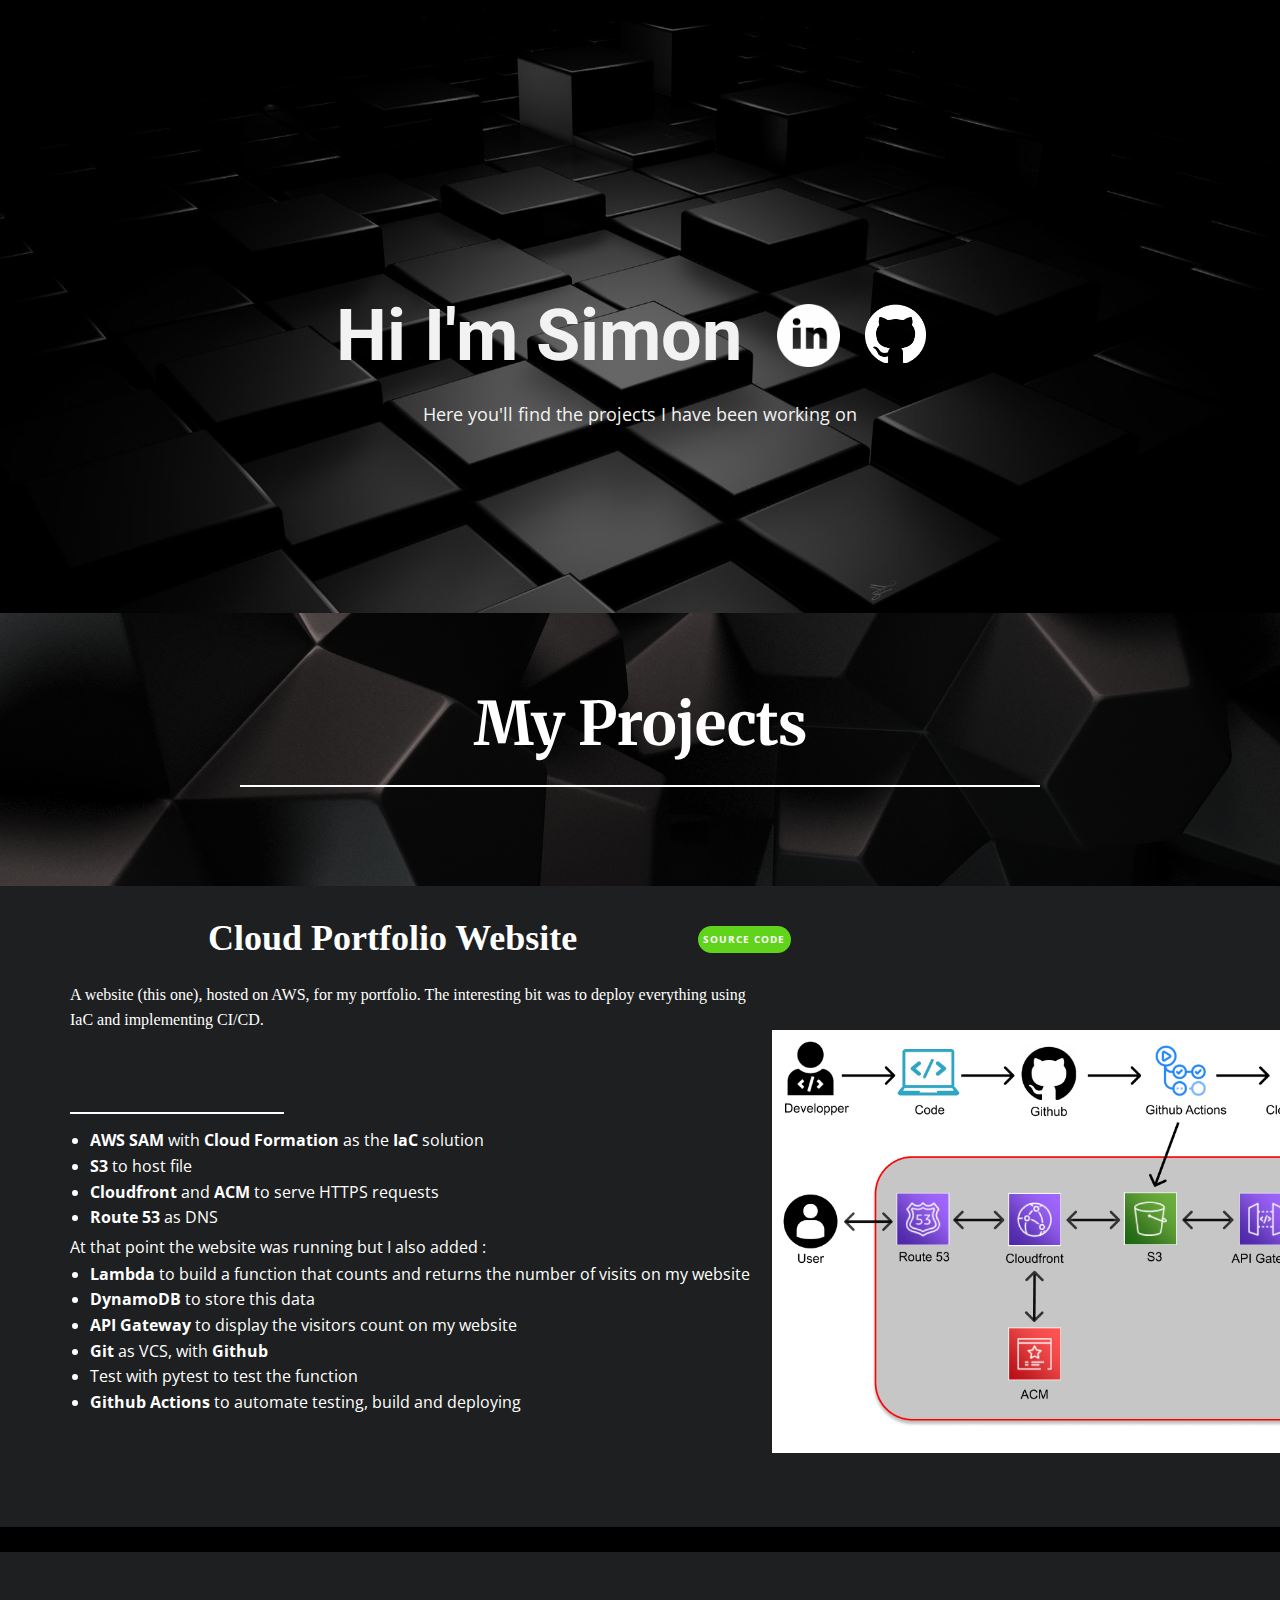
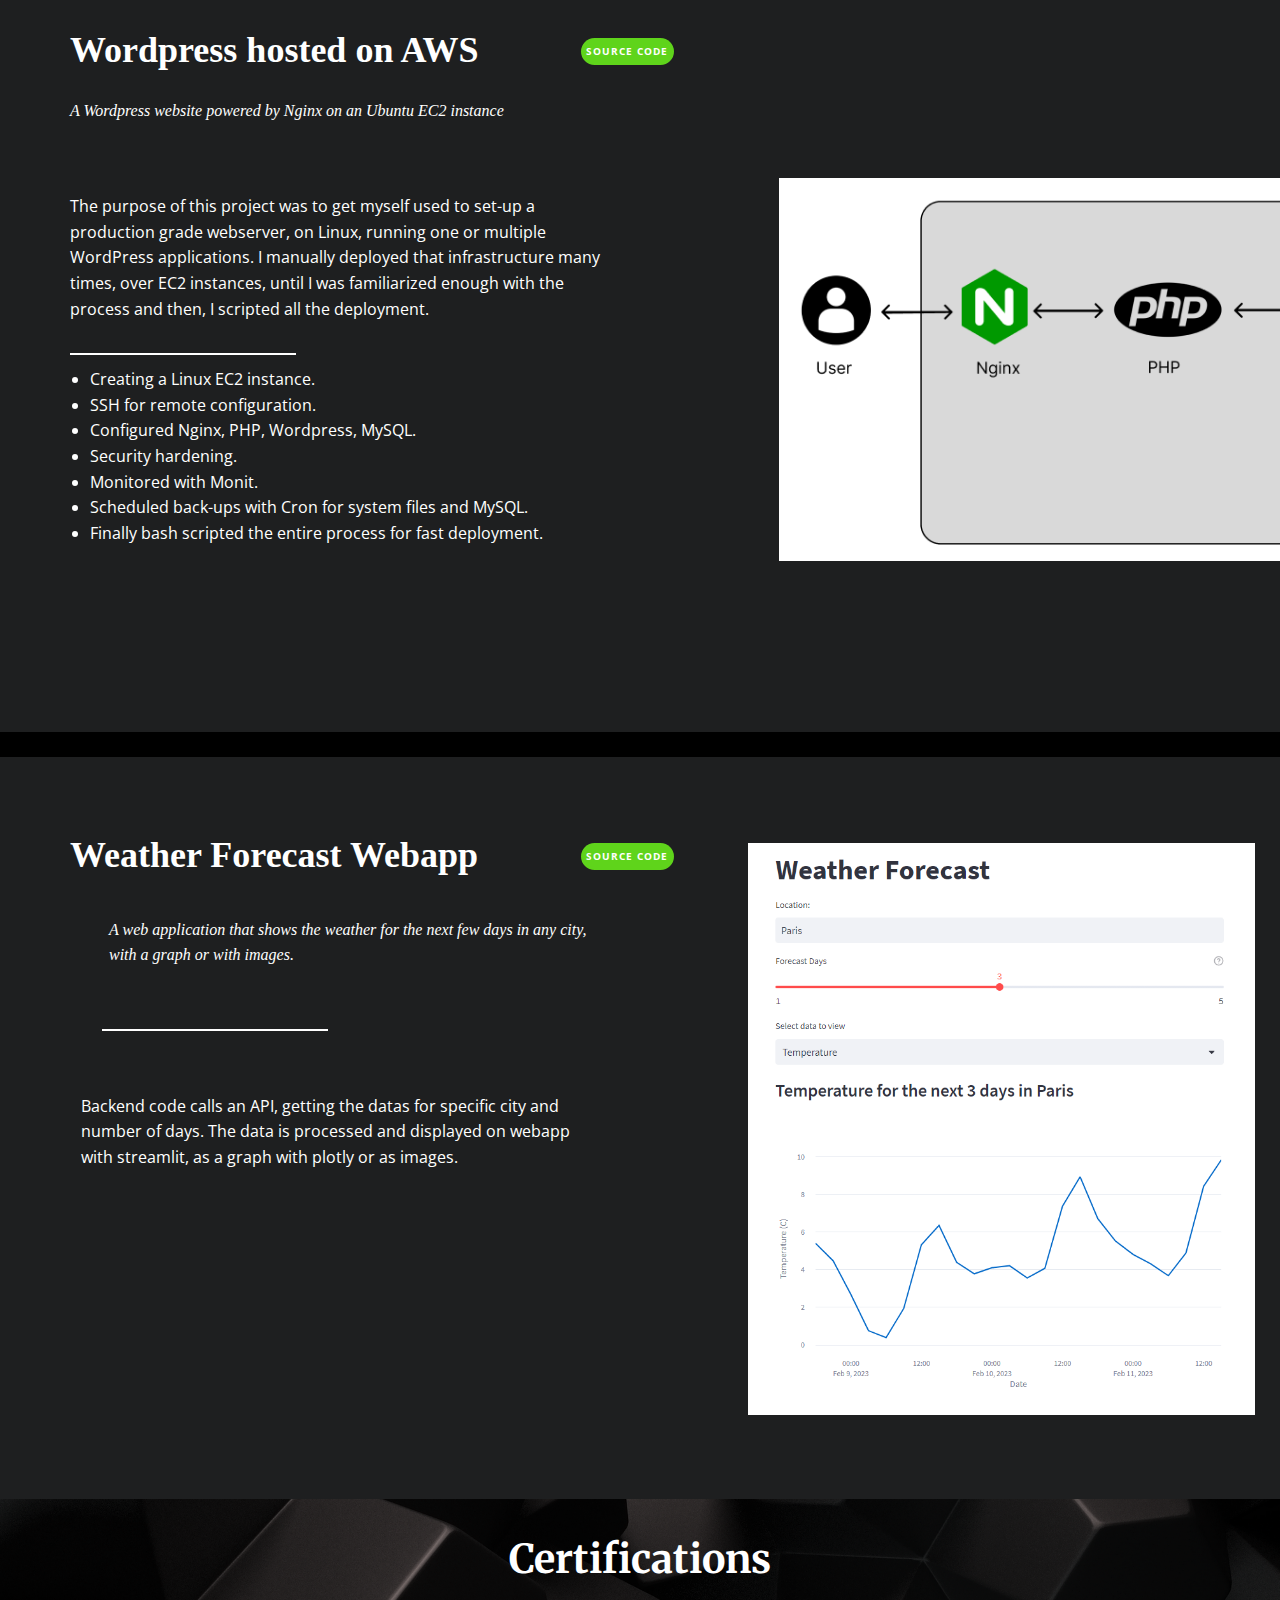
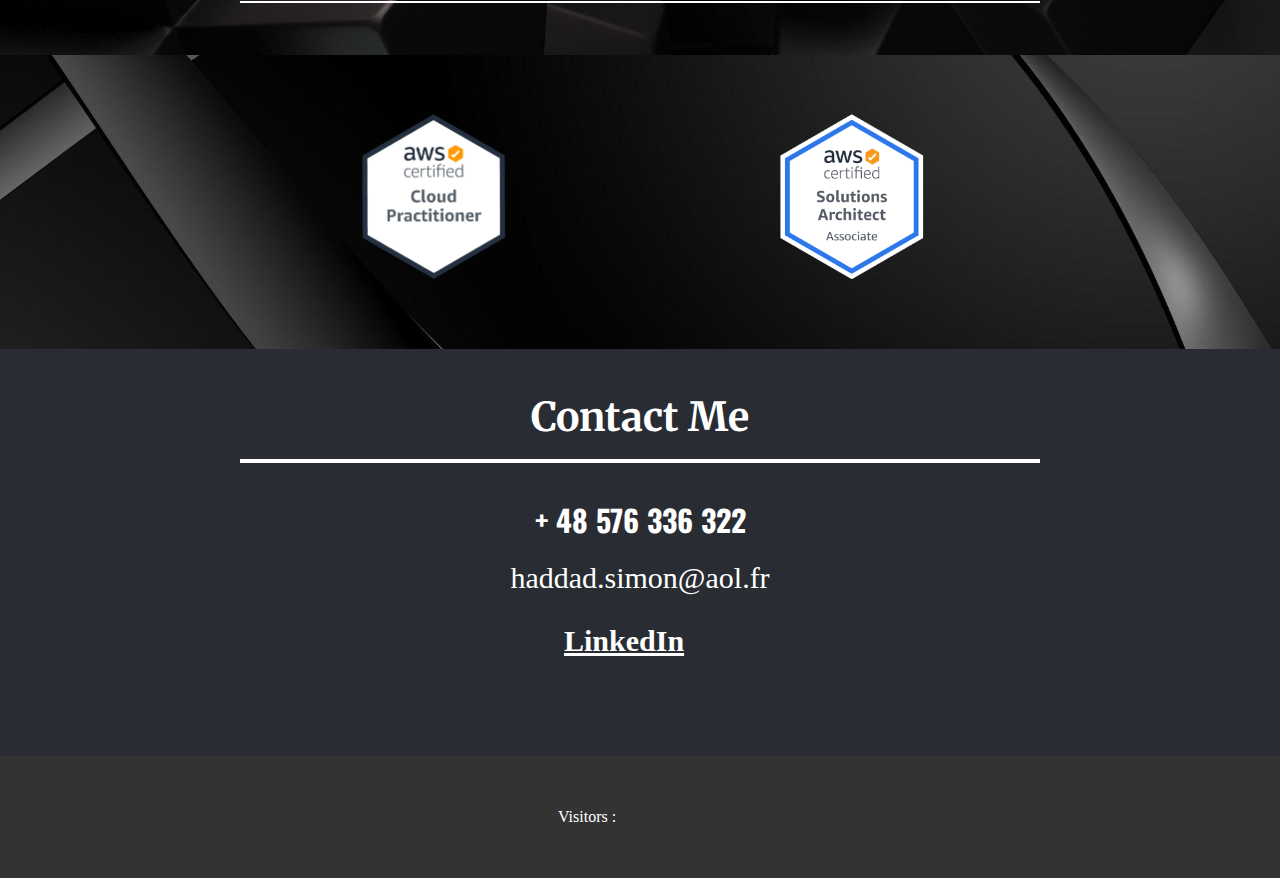
<file: resume-site/index.html>
<!DOCTYPE html>
<html style="font-size: 16px;" lang="fr"><head>
    <meta name="viewport" content="width=device-width, initial-scale=1.0">
    <meta charset="utf-8">
    <meta name="description" content="">
    <title>Simon | Portfolio</title>
    <link rel="stylesheet" href="style.css" media="screen">
<link rel="stylesheet" href="index.css" media="screen">
    <link id="u-theme-google-font" rel="stylesheet" href="https://fonts.googleapis.com/css?family=Roboto:100,100i,300,300i,400,400i,500,500i,700,700i,900,900i|Open+Sans:300,300i,400,400i,500,500i,600,600i,700,700i,800,800i">
    <link id="u-page-google-font" rel="stylesheet" href="https://fonts.googleapis.com/css?family=Roboto:100,100i,300,300i,400,400i,500,500i,700,700i,900,900i|Merriweather:300,300i,400,400i,700,700i,900,900i|Open+Sans:300,300i,400,400i,500,500i,600,600i,700,700i,800,800i|Oswald:200,300,400,500,600,700">
    
    
    
    
    
    
    
    
    
    
    
    <script type="application/ld+json">{
		"@context": "http://schema.org",
		"@type": "Organization",
		"name": ""
}</script>
    <meta name="theme-color" content="#f06e49">
    <meta property="og:title" content="Home">
    <meta property="og:type" content="website">
  <meta data-intl-tel-input-cdn-path="intlTelInput/"></head>
  <body data-home-page="index.html" data-home-page-title="Home" class="u-body u-palette-1-base u-xl-mode" data-lang="fr">
    <section class="u-align-center u-clearfix u-image u-section-1" id="sec-d115" data-animation-name="" data-animation-duration="0" data-animation-delay="0" data-animation-direction="" data-image-width="1920" data-image-height="1080">
      <div class="u-clearfix u-sheet u-sheet-1">
        <div class="u-list u-list-1">
          <div class="u-repeater u-repeater-1"></div>
        </div>
        <h1 class="u-align-center-lg u-align-center-xl u-align-left-md u-align-left-sm u-align-left-xs u-custom-font u-font-roboto u-text u-text-grey-5 u-text-1" data-animation-out="0">Hi I'm Simon</h1>
        <img class="u-image u-image-contain u-image-default u-preserve-proportions u-image-1" src="images/linkedin1.png" alt="" data-image-width="1264" data-image-height="1264" data-href="https://www.linkedin.com/in/simon-haddad-gervais-30ba87216/" data-target="_blank">
        <img class="u-image u-image-contain u-image-default u-preserve-proportions u-image-2" src="images/github-mark-white.png" alt="" data-image-width="230" data-image-height="225" data-href="https://github.com/simonhaddadgervais?tab=repositories" data-target="_blank">
        <p class="u-align-center u-text u-text-grey-5 u-text-2" data-animation-out="0">Here you'll find the projects I have been working on</p>
      </div>
    </section>
    <section class="u-clearfix u-image u-section-2" id="sec-2bed" data-image-width="2560" data-image-height="1600">
      <div class="u-clearfix u-sheet u-sheet-1">
        <h2 class="u-align-center u-custom-font u-font-merriweather u-text u-text-1" data-lang-en="My Portfolio">My Projects</h2>
        <div class="u-absolute-hcenter u-border-2 u-border-white u-line u-line-horizontal u-line-1"></div>
      </div>
    </section>
    <section class="u-align-center u-clearfix u-custom-color-5 u-section-3" id="carousel_998d">
      
      
      
      
      
      
      
      
      
      
      
      
      
      
      
      
      
      
      
      
      <div class="u-clearfix u-sheet u-sheet-1">
        <p class="u-align-center u-custom-font u-font-georgia u-text u-text-default u-text-1">Cloud Portfolio Website&nbsp;</p>
        <a href="https://github.com/simonhaddadgervais/cloudresume" class="u-border-none u-btn u-btn-round u-button-style u-custom-color-3 u-hover-custom-color-4 u-radius-50 u-btn-1" target="_blank">SOURCE CODE<br>
        </a>
        <p class="u-align-left u-custom-font u-font-georgia u-text u-text-2">A website (this one), hosted on AWS, for my portfolio. The interesting bit was to deploy everything using IaC and implementing CI/CD.</p>
        <div class="u-expanded-width u-list u-list-1">
          <div class="u-repeater u-repeater-1"></div>
        </div>
        <img class="u-expanded-width-xs u-image u-image-contain u-image-default u-image-1" src="images/resume-design.png" alt="" data-image-width="1234" data-image-height="653">
        <ul class="u-align-left u-text u-text-3">
          <li>
            <span style="font-weight: 700;">Lambda </span>to build a function that counts and returns the number of visits on my website
          </li>
          <li>
            <span style="font-weight: 700;">DynamoDB </span>to store this data
          </li>
          <li>
            <span style="font-weight: 700;">API </span>
            <span style="font-weight: 700;">Gateway </span>to display the visitors count on my website
          </li>
          <li>
            <span style="font-weight: 700;">Git </span>as VCS, with <span style="font-weight: 700;">Github</span>
          </li>
          <li>Test with pytest to test the function</li>
          <li>
            <span style="font-weight: 700;">Github </span>
            <span style="font-weight: 700;">Actions </span>to automate testing, build and deploying
          </li>
        </ul>
        <div class="u-border-2 u-border-white u-line u-line-horizontal u-line-1"></div>
        <ul class="u-align-left u-text u-text-4">
          <li>
            <span style="font-weight: 700;">AWS SAM</span>&nbsp;with <span style="font-weight: 700;">Cloud Formation</span> as the <span style="font-weight: 700;">IaC</span> solution
          </li>
          <li>
            <span style="font-weight: 700;">S3</span> to host file
          </li>
          <li>
            <span style="font-weight: 700;">Cloudfront</span> and <span style="font-weight: 700;">ACM</span> to serve HTTPS requests
          </li>
          <li>
            <span style="font-weight: 700;">Route 53</span>&nbsp;as DNS
          </li>
        </ul>
        <h5 class="u-align-left u-custom-font u-text u-text-font u-text-5"> At that point the website was running but I also added :</h5>
      </div>
    </section>
    <section class="u-black u-clearfix u-section-4" id="sec-486b">
      <div class="u-clearfix u-sheet u-sheet-1"></div>
    </section>
    <section class="u-align-center u-clearfix u-custom-color-5 u-section-5" id="sec-469f">
      
      
      
      
      
      
      
      
      
      
      
      
      
      
      
      
      
      
      
      
      <div class="u-clearfix u-sheet u-valign-middle-lg u-valign-middle-md u-valign-middle-sm u-valign-middle-xs u-sheet-1">
        <div class="u-border-2 u-border-white u-line u-line-horizontal u-line-1"></div>
        <p class="u-align-left u-custom-font u-font-georgia u-text u-text-1">Wordpress hosted on AWS</p>
        <a href="https://github.com/simonhaddadgervais/wordpress-nginx-ec2" class="u-border-none u-btn u-btn-round u-button-style u-custom-color-3 u-hover-custom-color-4 u-radius-50 u-btn-1" target="_blank">SOURCE CODE</a>
        <p class="u-align-left u-custom-font u-font-georgia u-text u-text-2"> A Wordpress website powered by Nginx on an Ubuntu EC2 instance<br>
        </p>
        <div class="u-expanded-width u-list u-list-1">
          <div class="u-repeater u-repeater-1"></div>
        </div>
        <p class="u-align-left u-text u-text-3">The purpose of this project was to get myself used to set-up a production grade webserver, on Linux, running one or multiple WordPress applications. I manually deployed that infrastructure many times, over EC2 instances, until I was familiarized enough with the process and then, I scripted all the deployment.</p>
        <ul class="u-align-left u-text u-text-4">
          <li> Creating a Linux EC2 instance.</li>
          <li>SSH for remote configuration. </li>
          <li>Configured Nginx, PHP, Wordpress, MySQL. </li>
          <li>Security hardening.</li>
          <li>Monitored with Monit. </li>
          <li>Scheduled back-ups with Cron for system files and MySQL. </li>
          <li>Finally bash scripted the entire process for fast deployment.</li>
        </ul>
        <img class="u-image u-image-contain u-image-default u-image-1" src="images/wordpress-nginx-design.png" alt="" data-image-width="710" data-image-height="405">
      </div>
    </section>
    <section class="u-black u-clearfix u-section-6" id="sec-8826">
      <div class="u-clearfix u-sheet u-sheet-1"></div>
    </section>
    <section class="u-align-center u-clearfix u-custom-color-5 u-section-7" id="carousel_8992">
      
      
      
      
      
      
      
      
      
      
      
      
      
      
      
      
      
      
      
      
      <div class="u-clearfix u-sheet u-sheet-1">
        <div class="u-border-2 u-border-white u-line u-line-horizontal u-line-1"></div>
        <p class="u-align-center-sm u-align-center-xs u-align-left-lg u-align-left-md u-align-left-xl u-custom-font u-font-georgia u-text u-text-1">Weather Forecast Webapp</p>
        <a href="https://github.com/simonhaddadgervais/weather-forecast-app" class="u-border-none u-btn u-btn-round u-button-style u-custom-color-3 u-hover-custom-color-4 u-radius-50 u-btn-1" target="_blank">SOURCE CODE</a>
        <div class="u-expanded-width u-list u-list-1">
          <div class="u-repeater u-repeater-1"></div>
        </div>
        <img class="u-image u-image-contain u-image-default u-image-1" src="images/screenshot-localhost_8501-2023.02.08-17_55_431.png" alt="" data-image-width="796" data-image-height="898">
        <p class="u-align-left u-custom-font u-font-georgia u-text u-text-2"> A web application that shows the weather for the next few days in any city, with a graph or with images.<br>
        </p>
        <p class="u-align-left u-custom-font u-font-open-sans u-text u-text-3">Backend code calls an API, getting the datas for specific city and number of days. The data is processed and displayed on webapp with streamlit, as a graph with plotly or as images.</p>
      </div>
    </section>
    <section class="u-clearfix u-image u-section-8" id="sec-0e55" data-image-width="2560" data-image-height="1600">
      <div class="u-clearfix u-sheet u-sheet-1">
        <p class="u-custom-font u-font-merriweather u-text u-text-body-alt-color u-text-default u-text-1">Cert​ific​ation​s</p>
        <div class="u-absolute-hcenter u-border-2 u-border-white u-line u-line-horizontal u-line-1"></div>
      </div>
    </section>
    <section class="u-align-center u-clearfix u-image u-section-9" id="sec-2235" data-image-width="1920" data-image-height="1080">
      <div class="u-clearfix u-sheet u-sheet-1">
        <img class="u-image u-image-contain u-image-default u-preserve-proportions u-image-1" src="images/cloudpractitionner.png" alt="" data-image-width="1325" data-image-height="1325">
        <img class="u-image u-image-contain u-image-default u-preserve-proportions u-image-2" src="images/assoiciate.png" alt="" data-image-width="512" data-image-height="512">
      </div>
    </section>
    <section class="u-clearfix u-palette-5-dark-3 u-section-10" id="sec-da7d">
      <div class="u-clearfix u-sheet u-sheet-1">
        <div class="u-absolute-hcenter u-border-4 u-border-white u-line u-line-horizontal u-line-1"></div>
        <h2 class="u-align-center u-custom-font u-font-merriweather u-text u-text-1" data-lang-en="Contact Me">Contact Me</h2>
        <p class="u-align-center u-custom-font u-font-oswald u-text u-text-2">+ 48 576 336 322</p>
        <p class="u-align-center u-custom-font u-font-georgia u-text u-text-3">haddad.simon@aol.fr<span class="u-text-body-alt-color">
            <span class="u-text-white"></span>
          </span>
        </p>
        <p class="u-custom-font u-font-georgia u-text u-text-4">
          <a class="u-active-none u-border-none u-btn u-button-link u-button-style u-hover-none u-none u-text-white u-btn-1" href="https://www.linkedin.com/in/simon-haddad-gervais-30ba87216/">LinkedIn</a>
        </p>
      </div>
    </section>
    <script>
        fetch('https://f1fo19ebsc.execute-api.us-east-1.amazonaws.com/Prod/visitors_count')
            .then(response => response.json())
            .then((data) => {
                document.getElementById('visitors').innerText = data.visitors
            })
    </script>
    
    <footer class="u-align-center u-clearfix u-footer u-grey-80 u-footer" id="sec-68bd"><div class="u-clearfix u-sheet u-valign-middle u-sheet-1">
        <p class="u-custom-font u-font-georgia u-text u-text-default u-text-1">Visitors :<span id="visitors" /></p>
      </div></footer>
  
</body></html>
</file>
<file: resume-site/index.css>
.u-section-1 {
  background-image: url("images/blackbackground.jpg");
  background-position: 50% 50%;
}

.u-section-1 .u-sheet-1 {
  min-height: 613px;
}

.u-section-1 .u-list-1 {
  grid-auto-rows: 100%;
  width: 367px;
  margin: 87px auto 0;
}

.u-section-1 .u-repeater-1 {
  grid-gap: 0px 0px;
}

.u-section-1 .u-text-1 {
  font-size: 4.5rem;
  margin: 209px 448px 0 246px;
}

.u-section-1 .u-image-1 {
  width: 63px;
  height: 63px;
  margin: -71px 370px 0 auto;
}

.u-section-1 .u-image-2 {
  width: 61px;
  height: 59px;
  margin: -63px 284px 0 auto;
}

.u-section-1 .u-text-2 {
  font-size: 1.125rem;
  width: 621px;
  margin: 37px auto 60px;
}

@media (max-width: 1199px) {
  .u-section-1 .u-sheet-1 {
    min-height: 566px;
  }

  .u-section-1 .u-repeater-1 {
    grid-template-columns: repeat(undefined, NaN%);
  }

  .u-section-1 .u-text-1 {
    font-size: 3.75rem;
    --animation-custom_in-translate_x: 0px;
    --animation-custom_in-translate_y: 0px;
    --animation-custom_in-opacity: 0;
    --animation-custom_in-rotate: 0deg;
    --animation-custom_in-scale: 1;
    width: auto;
    margin-top: 189px;
    margin-right: 346px;
    margin-left: 165px;
  }

  .u-section-1 .u-image-1 {
    --animation-custom_in-translate_x: -400px;
    --animation-custom_in-translate_y: 0px;
    --animation-custom_in-opacity: 0;
    --animation-custom_in-rotate: 180deg;
    --animation-custom_in-scale: 1;
    margin-top: -64px;
    margin-right: 296px;
  }

  .u-section-1 .u-image-2 {
    --animation-custom_in-translate_x: -400px;
    --animation-custom_in-translate_y: 0px;
    --animation-custom_in-opacity: 0;
    --animation-custom_in-rotate: 180deg;
    --animation-custom_in-scale: 1;
    margin-right: 214px;
  }

  .u-section-1 .u-text-2 {
    font-size: 1.25rem;
    --animation-custom_in-translate_x: -300px;
    --animation-custom_in-translate_y: 0px;
    --animation-custom_in-opacity: 0;
    --animation-custom_in-rotate: 0deg;
    --animation-custom_in-scale: 1;
    width: 676px;
    margin-top: 27px;
  }
}

@media (max-width: 991px) {
  .u-section-1 .u-sheet-1 {
    min-height: 434px;
  }

  .u-section-1 .u-repeater-1 {
    grid-template-columns: 100%;
  }

  .u-section-1 .u-text-1 {
    font-size: 3rem;
    margin-top: 97px;
    margin-right: 285px;
    margin-left: 144px;
  }

  .u-section-1 .u-image-1 {
    width: 45px;
    height: 45px;
    margin-top: -48px;
    margin-right: 232px;
  }

  .u-section-1 .u-image-2 {
    width: 47px;
    height: 45px;
    margin-top: -45px;
    margin-right: 171px;
  }

  .u-section-1 .u-text-2 {
    font-size: 1rem;
    width: auto;
    margin-top: 18px;
    margin-left: 50px;
    margin-right: 50px;
  }
}

@media (max-width: 767px) {
  .u-section-1 .u-sheet-1 {
    min-height: 471px;
  }

  .u-section-1 .u-list-1 {
    margin-top: 0;
  }

  .u-section-1 .u-text-1 {
    font-size: 2.25rem;
    margin-top: 281px;
    margin-right: 211px;
    margin-left: 112px;
  }

  .u-section-1 .u-image-1 {
    width: 40px;
    height: 40px;
    margin-top: -38px;
    margin-right: 161px;
  }

  .u-section-1 .u-image-2 {
    width: 40px;
    height: 38px;
    margin-top: -40px;
    margin-right: 104px;
  }

  .u-section-1 .u-text-2 {
    font-size: 0.75rem;
    margin-top: 28px;
    margin-left: 37px;
    margin-right: 37px;
  }
}

@media (max-width: 575px) {
  .u-section-1 .u-sheet-1 {
    min-height: 290px;
  }

  .u-section-1 .u-list-1 {
    width: 340px;
  }

  .u-section-1 .u-text-1 {
    font-size: 1.875rem;
    margin-top: 153px;
    margin-right: 111px;
    margin-left: 52px;
  }

  .u-section-1 .u-image-1 {
    width: 35px;
    height: 35px;
    margin-top: -33px;
    margin-right: 64px;
  }

  .u-section-1 .u-image-2 {
    width: 35px;
    height: 33px;
    margin-top: -34px;
    margin-right: 17px;
  }

  .u-section-1 .u-text-2 {
    font-size: 0.625rem;
    margin-top: 17px;
    margin-left: 0;
    margin-right: 0;
  }
} .u-section-2 {
  background-image: url("images/grwQF1.png");
  background-position: 50% 50%;
}

.u-section-2 .u-sheet-1 {
  min-height: 273px;
}

.u-section-2 .u-text-1 {
  font-size: 3.75rem;
  margin: 78px 42px 60px;
}

.u-section-2 .u-line-1 {
  width: 800px;
  transform-origin: left center 0px;
  position: absolute;
  top: 172px;
}

@media (max-width: 1199px) {
  .u-section-2 .u-sheet-1 {
    min-height: 225px;
  }

  .u-section-2 .u-text-1 {
    width: auto;
    margin-top: 68px;
    margin-left: 0;
    margin-right: 0;
  }

  .u-section-2 .u-line-1 {
    top: 145px;
  }
}

@media (max-width: 991px) {
  .u-section-2 .u-sheet-1 {
    min-height: 180px;
  }

  .u-section-2 .u-text-1 {
    font-size: 3rem;
    margin-top: 48px;
  }

  .u-section-2 .u-line-1 {
    width: 500px;
    top: 116px;
  }
}

@media (max-width: 767px) {
  .u-section-2 .u-sheet-1 {
    min-height: 147px;
  }

  .u-section-2 .u-text-1 {
    font-size: 2.25rem;
  }

  .u-section-2 .u-line-1 {
    width: 400px;
    top: 103px;
  }
}

@media (max-width: 575px) {
  .u-section-2 .u-sheet-1 {
    min-height: 73px;
  }

  .u-section-2 .u-text-1 {
    font-size: 1.5rem;
    margin-top: 14px;
    margin-bottom: 33px;
  }

  .u-section-2 .u-line-1 {
    width: 250px;
    top: 47px;
  }
} .u-section-3 {
  background-image: none;
}

.u-section-3 .u-sheet-1 {
  min-height: 641px;
}

.u-section-3 .u-text-1 {
  font-size: 2.25rem;
  font-weight: 700;
  margin: 24px auto 0 138px;
}

.u-section-3 .u-btn-1 {
  font-weight: 700;
  text-transform: uppercase;
  font-size: 0.625rem;
  letter-spacing: 1px;
  background-image: none;
  margin: -42px 419px 0 auto;
  padding: 5px 6px 6px 5px;
}

.u-section-3 .u-text-2 {
  background-image: none;
  font-size: 1rem;
  font-style: normal;
  margin: 29px 455px 0 0;
}

.u-section-3 .u-list-1 {
  margin: 338px auto 0;
}

.u-section-3 .u-repeater-1 {
  grid-gap: 0px 0px;
}

.u-section-3 .u-image-1 {
  width: 789px;
  height: 423px;
  margin: -341px -345px 0 auto;
}

.u-section-3 .u-text-3 {
  font-size: 1rem;
  margin: -191px 426px 0 0;
}

.u-section-3 .u-line-1 {
  width: 214px;
  transform-origin: left center 0px;
  margin: -303px auto 0 0;
}

.u-section-3 .u-text-4 {
  font-size: 1rem;
  margin: 14px 526px 0 0;
}

.u-section-3 .u-text-5 {
  font-size: 1rem;
  margin: 7px 526px 60px 0;
}

@media (max-width: 1199px) {
  .u-section-3 .u-sheet-1 {
    min-height: 840px;
  }

  .u-section-3 .u-text-1 {
    width: auto;
    margin-top: 42px;
    margin-left: auto;
  }

  .u-section-3 .u-btn-1 {
    margin-right: 140px;
  }

  .u-section-3 .u-text-2 {
    font-size: 0.875rem;
    width: auto;
    margin-top: 54px;
    margin-right: 179px;
    margin-left: 57px;
  }

  .u-section-3 .u-list-1 {
    margin-top: 574px;
    margin-right: initial;
    margin-left: initial;
  }

  .u-section-3 .u-repeater-1 {
    grid-template-columns: repeat(undefined, NaN%);
  }

  .u-section-3 .u-image-1 {
    width: 539px;
    height: 283px;
    margin-top: -253px;
    margin-right: auto;
  }

  .u-section-3 .u-text-3 {
    font-size: 0.875rem;
    width: auto;
    margin-top: -445px;
    margin-right: 0;
    margin-left: 62px;
  }

  .u-section-3 .u-line-1 {
    margin-top: -273px;
    margin-left: 62px;
  }

  .u-section-3 .u-text-4 {
    font-size: 0.875rem;
    width: auto;
    margin-top: 9px;
    margin-right: 264px;
    margin-left: 62px;
  }

  .u-section-3 .u-text-5 {
    font-size: 0.875rem;
    width: auto;
    margin-top: 9px;
    margin-right: 264px;
    margin-left: 62px;
  }
}

@media (max-width: 991px) {
  .u-section-3 .u-sheet-1 {
    min-height: 833px;
  }

  .u-section-3 .u-text-1 {
    font-size: 1.875rem;
    margin-top: 20px;
  }

  .u-section-3 .u-btn-1 {
    margin-top: -37px;
    margin-right: 65px;
  }

  .u-section-3 .u-text-2 {
    margin-top: 29px;
    margin-right: 35px;
    margin-left: 0;
  }

  .u-section-3 .u-list-1 {
    margin-top: 615px;
    margin-right: initial;
    margin-left: initial;
  }

  .u-section-3 .u-repeater-1 {
    grid-template-columns: 100%;
  }

  .u-section-3 .u-image-1 {
    width: 584px;
    height: 313px;
    margin-top: -265px;
    margin-left: 51px;
  }

  .u-section-3 .u-text-3 {
    margin-top: -480px;
    margin-right: 20px;
    margin-left: 0;
  }

  .u-section-3 .u-line-1 {
    margin-top: -275px;
    margin-left: 0;
  }

  .u-section-3 .u-text-4 {
    margin-top: 14px;
    margin-right: 106px;
    margin-left: 0;
  }

  .u-section-3 .u-text-5 {
    margin-right: 106px;
    margin-left: 0;
  }
}

@media (max-width: 767px) {
  .u-section-3 .u-sheet-1 {
    min-height: 700px;
  }

  .u-section-3 .u-text-1 {
    font-size: 1.5rem;
    margin-top: 38px;
    margin-left: 29px;
  }

  .u-section-3 .u-btn-1 {
    font-size: 0.4375rem;
    margin-top: -32px;
    margin-right: 88px;
    padding-top: 7px;
    padding-right: 5px;
    padding-bottom: 8px;
  }

  .u-section-3 .u-text-2 {
    font-size: 0.625rem;
    margin-top: 38px;
    margin-right: 0;
  }

  .u-section-3 .u-list-1 {
    margin-top: 868px;
    margin-right: initial;
    margin-left: initial;
  }

  .u-section-3 .u-image-1 {
    width: 423px;
    height: 223px;
    margin-top: -591px;
    margin-left: auto;
  }

  .u-section-3 .u-text-3 {
    font-size: 0.625rem;
    margin-top: -357px;
    margin-right: 0;
  }

  .u-section-3 .u-line-1 {
    margin-top: -195px;
  }

  .u-section-3 .u-text-4 {
    font-size: 0.625rem;
    margin-top: 9px;
    margin-right: 0;
  }

  .u-section-3 .u-text-5 {
    font-size: 0.625rem;
    margin-top: 6px;
    margin-right: 0;
    margin-bottom: 0;
  }
}

@media (max-width: 575px) {
  .u-section-3 .u-sheet-1 {
    min-height: 600px;
  }

  .u-section-3 .u-text-1 {
    font-size: 1rem;
    margin-top: 31px;
    margin-left: 39px;
  }

  .u-section-3 .u-btn-1 {
    margin-top: -18px;
    margin-right: 15px;
    padding: 1px 3px 1px 2px;
  }

  .u-section-3 .u-text-2 {
    font-style: italic;
    margin-top: 21px;
  }

  .u-section-3 .u-list-1 {
    margin-top: 929px;
    margin-right: initial;
    margin-left: initial;
  }

  .u-section-3 .u-image-1 {
    height: 179px;
    margin-top: -650px;
    margin-right: initial;
    margin-left: initial;
    width: auto;
  }

  .u-section-3 .u-text-3 {
    margin-top: -322px;
  }

  .u-section-3 .u-line-1 {
    margin-top: -214px;
  }
}

.u-block-9632-24:not([data-block-selected]):not([data-cell-selected]),
.u-block-9632-24:not([data-block-selected]):not([data-cell-selected]):before,
.u-block-9632-24:not([data-block-selected]):not([data-cell-selected]) > .u-container-layout:before {
  transition-property: fill, color, background-color, stroke-width, border-style, border-width, border-top-width, border-left-width, border-right-width, border-bottom-width, custom-border, borders, box-shadow, text-shadow, opacity, border-radius, stroke, border-color, font-size, font-style, font-weight, text-decoration, letter-spacing, transform, background-image, image-zoom, background-size, background-position;
}

.u-container-layout:hover .u-block-9632-24:not([data-block-selected]):not([data-cell-selected]) {
  transform: translateX(0px) translateY(-5px) scale(1) !important;
}

.u-container-layout.hover .u-block-9632-24:not([data-block-selected]):not([data-cell-selected]) {
  transform: translateX(0px) translateY(-5px) scale(1) !important;
}

.u-block-9632-25:not([data-block-selected]):not([data-cell-selected]),
.u-block-9632-25:not([data-block-selected]):not([data-cell-selected]):before,
.u-block-9632-25:not([data-block-selected]):not([data-cell-selected]) > .u-container-layout:before {
  transition-property: fill, color, background-color, stroke-width, border-style, border-width, border-top-width, border-left-width, border-right-width, border-bottom-width, custom-border, borders, box-shadow, text-shadow, opacity, border-radius, stroke, border-color, font-size, font-style, font-weight, text-decoration, letter-spacing, transform, background-image, image-zoom, background-size, background-position;
}

.u-container-layout:hover .u-block-9632-25:not([data-block-selected]):not([data-cell-selected]) {
  transform: translateX(0px) translateY(-5px) scale(1) !important;
}

.u-container-layout.hover .u-block-9632-25:not([data-block-selected]):not([data-cell-selected]) {
  transform: translateX(0px) translateY(-5px) scale(1) !important;
}

.u-block-9632-50:not([data-block-selected]):not([data-cell-selected]),
.u-block-9632-50:not([data-block-selected]):not([data-cell-selected]):before,
.u-block-9632-50:not([data-block-selected]):not([data-cell-selected]) > .u-container-layout:before {
  transition-property: fill, color, background-color, stroke-width, border-style, border-width, border-top-width, border-left-width, border-right-width, border-bottom-width, custom-border, borders, box-shadow, text-shadow, opacity, border-radius, stroke, border-color, font-size, font-style, font-weight, text-decoration, letter-spacing, transform, background-image, image-zoom, background-size, background-position;
}

.u-container-layout:hover .u-block-9632-50:not([data-block-selected]):not([data-cell-selected]) {
  transform: translateX(0px) translateY(-5px) scale(1) !important;
}

.u-container-layout.hover .u-block-9632-50:not([data-block-selected]):not([data-cell-selected]) {
  transform: translateX(0px) translateY(-5px) scale(1) !important;
}

.u-block-9632-35:not([data-block-selected]):not([data-cell-selected]),
.u-block-9632-35:not([data-block-selected]):not([data-cell-selected]):before,
.u-block-9632-35:not([data-block-selected]):not([data-cell-selected]) > .u-container-layout:before {
  transition-property: fill, color, background-color, stroke-width, border-style, border-width, border-top-width, border-left-width, border-right-width, border-bottom-width, custom-border, borders, box-shadow, text-shadow, opacity, border-radius, stroke, border-color, font-size, font-style, font-weight, text-decoration, letter-spacing, transform, background-image, image-zoom, background-size, background-position;
}

.u-container-layout:hover .u-block-9632-35:not([data-block-selected]):not([data-cell-selected]) {
  transform: translateX(0px) translateY(-5px) scale(1) !important;
}

.u-container-layout.hover .u-block-9632-35:not([data-block-selected]):not([data-cell-selected]) {
  transform: translateX(0px) translateY(-5px) scale(1) !important;
}

.u-block-9632-34:not([data-block-selected]):not([data-cell-selected]),
.u-block-9632-34:not([data-block-selected]):not([data-cell-selected]):before,
.u-block-9632-34:not([data-block-selected]):not([data-cell-selected]) > .u-container-layout:before {
  transition-property: fill, color, background-color, stroke-width, border-style, border-width, border-top-width, border-left-width, border-right-width, border-bottom-width, custom-border, borders, box-shadow, text-shadow, opacity, border-radius, stroke, border-color, font-size, font-style, font-weight, text-decoration, letter-spacing, transform, background-image, image-zoom, background-size, background-position;
}

.u-container-layout:hover .u-block-9632-34:not([data-block-selected]):not([data-cell-selected]) {
  transform: translateX(0px) translateY(-5px) scale(1) !important;
}

.u-container-layout.hover .u-block-9632-34:not([data-block-selected]):not([data-cell-selected]) {
  transform: translateX(0px) translateY(-5px) scale(1) !important;
}

.u-block-9632-51:not([data-block-selected]):not([data-cell-selected]),
.u-block-9632-51:not([data-block-selected]):not([data-cell-selected]):before,
.u-block-9632-51:not([data-block-selected]):not([data-cell-selected]) > .u-container-layout:before {
  transition-property: fill, color, background-color, stroke-width, border-style, border-width, border-top-width, border-left-width, border-right-width, border-bottom-width, custom-border, borders, box-shadow, text-shadow, opacity, border-radius, stroke, border-color, font-size, font-style, font-weight, text-decoration, letter-spacing, transform, background-image, image-zoom, background-size, background-position;
}

.u-container-layout:hover .u-block-9632-51:not([data-block-selected]):not([data-cell-selected]) {
  transform: translateX(0px) translateY(-5px) scale(1) !important;
}

.u-container-layout.hover .u-block-9632-51:not([data-block-selected]):not([data-cell-selected]) {
  transform: translateX(0px) translateY(-5px) scale(1) !important;
}

.u-block-9632-56:not([data-block-selected]):not([data-cell-selected]),
.u-block-9632-56:not([data-block-selected]):not([data-cell-selected]):before,
.u-block-9632-56:not([data-block-selected]):not([data-cell-selected]) > .u-container-layout:before {
  transition-property: fill, color, background-color, stroke-width, border-style, border-width, border-top-width, border-left-width, border-right-width, border-bottom-width, custom-border, borders, box-shadow, text-shadow, opacity, border-radius, stroke, border-color, font-size, font-style, font-weight, text-decoration, letter-spacing, transform, background-image, background-size, background-position;
}

.u-block-9632-56:not([data-block-selected]):not([data-cell-selected]).u-block-9632-56:not([data-block-selected]):not([data-cell-selected]).u-block-9632-56:not([data-block-selected]):not([data-cell-selected]):hover:before {
  background-color: #333129 !important;
}

.u-block-9632-62:not([data-block-selected]):not([data-cell-selected]),
.u-block-9632-62:not([data-block-selected]):not([data-cell-selected]):before,
.u-block-9632-62:not([data-block-selected]):not([data-cell-selected]) > .u-container-layout:before {
  transition-property: fill, color, background-color, stroke-width, border-style, border-width, border-top-width, border-left-width, border-right-width, border-bottom-width, custom-border, borders, box-shadow, text-shadow, opacity, border-radius, stroke, border-color, font-size, font-style, font-weight, text-decoration, letter-spacing, transform, background-image, background-size, background-position;
}

.u-block-9632-62:not([data-block-selected]):not([data-cell-selected]).u-block-9632-62:not([data-block-selected]):not([data-cell-selected]).u-block-9632-62:not([data-block-selected]):not([data-cell-selected]):hover:before {
  background-color: #333129 !important;
}

.u-block-9632-74:not([data-block-selected]):not([data-cell-selected]),
.u-block-9632-74:not([data-block-selected]):not([data-cell-selected]):before,
.u-block-9632-74:not([data-block-selected]):not([data-cell-selected]) > .u-container-layout:before {
  transition-property: fill, color, background-color, stroke-width, border-style, border-width, border-top-width, border-left-width, border-right-width, border-bottom-width, custom-border, borders, box-shadow, text-shadow, opacity, border-radius, stroke, border-color, font-size, font-style, font-weight, text-decoration, letter-spacing, transform, background-image, background-size, background-position;
}

.u-block-9632-74:not([data-block-selected]):not([data-cell-selected]).u-block-9632-74:not([data-block-selected]):not([data-cell-selected]).u-block-9632-74:not([data-block-selected]):not([data-cell-selected]):hover:before {
  background-color: #333129 !important;
}

.u-block-9632-59:not([data-block-selected]):not([data-cell-selected]),
.u-block-9632-59:not([data-block-selected]):not([data-cell-selected]):before,
.u-block-9632-59:not([data-block-selected]):not([data-cell-selected]) > .u-container-layout:before {
  transition-property: fill, color, background-color, stroke-width, border-style, border-width, border-top-width, border-left-width, border-right-width, border-bottom-width, custom-border, borders, box-shadow, text-shadow, opacity, border-radius, stroke, border-color, font-size, font-style, font-weight, text-decoration, letter-spacing, transform, background-image, background-size, background-position;
}

.u-container-layout:hover .u-block-9632-59:not([data-block-selected]):not([data-cell-selected]) {
  color: #ffffff !important;
}

.u-container-layout.hover .u-block-9632-59:not([data-block-selected]):not([data-cell-selected]) {
  color: #ffffff !important;
}

.u-block-9632-65:not([data-block-selected]):not([data-cell-selected]),
.u-block-9632-65:not([data-block-selected]):not([data-cell-selected]):before,
.u-block-9632-65:not([data-block-selected]):not([data-cell-selected]) > .u-container-layout:before {
  transition-property: fill, color, background-color, stroke-width, border-style, border-width, border-top-width, border-left-width, border-right-width, border-bottom-width, custom-border, borders, box-shadow, text-shadow, opacity, border-radius, stroke, border-color, font-size, font-style, font-weight, text-decoration, letter-spacing, transform, background-image, background-size, background-position;
}

.u-container-layout:hover .u-block-9632-65:not([data-block-selected]):not([data-cell-selected]) {
  color: #ffffff !important;
}

.u-container-layout.hover .u-block-9632-65:not([data-block-selected]):not([data-cell-selected]) {
  color: #ffffff !important;
}

.u-block-9632-71:not([data-block-selected]):not([data-cell-selected]),
.u-block-9632-71:not([data-block-selected]):not([data-cell-selected]):before,
.u-block-9632-71:not([data-block-selected]):not([data-cell-selected]) > .u-container-layout:before {
  transition-property: fill, color, background-color, stroke-width, border-style, border-width, border-top-width, border-left-width, border-right-width, border-bottom-width, custom-border, borders, box-shadow, text-shadow, opacity, border-radius, stroke, border-color, font-size, font-style, font-weight, text-decoration, letter-spacing, transform, background-image, background-size, background-position;
}

.u-container-layout:hover .u-block-9632-71:not([data-block-selected]):not([data-cell-selected]) {
  color: #ffffff !important;
}

.u-container-layout.hover .u-block-9632-71:not([data-block-selected]):not([data-cell-selected]) {
  color: #ffffff !important;
}

.u-block-9632-77:not([data-block-selected]):not([data-cell-selected]),
.u-block-9632-77:not([data-block-selected]):not([data-cell-selected]):before,
.u-block-9632-77:not([data-block-selected]):not([data-cell-selected]) > .u-container-layout:before {
  transition-property: fill, color, background-color, stroke-width, border-style, border-width, border-top-width, border-left-width, border-right-width, border-bottom-width, custom-border, borders, box-shadow, text-shadow, opacity, border-radius, stroke, border-color, font-size, font-style, font-weight, text-decoration, letter-spacing, transform, background-image, background-size, background-position;
}

.u-container-layout:hover .u-block-9632-77:not([data-block-selected]):not([data-cell-selected]) {
  color: #ffffff !important;
}

.u-container-layout.hover .u-block-9632-77:not([data-block-selected]):not([data-cell-selected]) {
  color: #ffffff !important;
}

.u-section-3 .u-text-1:not([data-block-selected]):not([data-cell-selected]),
.u-section-3 .u-text-1:not([data-block-selected]):not([data-cell-selected]):before,
.u-section-3 .u-text-1:not([data-block-selected]):not([data-cell-selected]) > .u-container-layout:before {
  transition-property: fill, color, background-color, stroke-width, border-style, border-width, border-top-width, border-left-width, border-right-width, border-bottom-width, custom-border, borders, box-shadow, text-shadow, opacity, border-radius, stroke, border-color, font-size, font-style, font-weight, text-decoration, letter-spacing, transform, background-image, background-size, background-position;
}

.u-section-3 .u-container-layout:hover .u-text-1:not([data-block-selected]):not([data-cell-selected]) {
  color: #ffffff !important;
}

.u-container-layout.hover .u-section-3 .u-text-1:not([data-block-selected]):not([data-cell-selected]) {
  color: #ffffff !important;
}

.u-block-9632-60:not([data-block-selected]):not([data-cell-selected]),
.u-block-9632-60:not([data-block-selected]):not([data-cell-selected]):before,
.u-block-9632-60:not([data-block-selected]):not([data-cell-selected]) > .u-container-layout:before {
  transition-property: fill, color, background-color, stroke-width, border-style, border-width, border-top-width, border-left-width, border-right-width, border-bottom-width, custom-border, borders, box-shadow, text-shadow, opacity, border-radius, stroke, border-color, font-size, font-style, font-weight, text-decoration, letter-spacing, transform, background-image, background-size, background-position;
}

.u-container-layout:hover .u-block-9632-60:not([data-block-selected]):not([data-cell-selected]) {
  color: #ffffff !important;
}

.u-container-layout.hover .u-block-9632-60:not([data-block-selected]):not([data-cell-selected]) {
  color: #ffffff !important;
}

.u-block-9632-72:not([data-block-selected]):not([data-cell-selected]),
.u-block-9632-72:not([data-block-selected]):not([data-cell-selected]):before,
.u-block-9632-72:not([data-block-selected]):not([data-cell-selected]) > .u-container-layout:before {
  transition-property: fill, color, background-color, stroke-width, border-style, border-width, border-top-width, border-left-width, border-right-width, border-bottom-width, custom-border, borders, box-shadow, text-shadow, opacity, border-radius, stroke, border-color, font-size, font-style, font-weight, text-decoration, letter-spacing, transform, background-image, background-size, background-position;
}

.u-container-layout:hover .u-block-9632-72:not([data-block-selected]):not([data-cell-selected]) {
  color: #ffffff !important;
}

.u-container-layout.hover .u-block-9632-72:not([data-block-selected]):not([data-cell-selected]) {
  color: #ffffff !important;
}

.u-block-9632-78:not([data-block-selected]):not([data-cell-selected]),
.u-block-9632-78:not([data-block-selected]):not([data-cell-selected]):before,
.u-block-9632-78:not([data-block-selected]):not([data-cell-selected]) > .u-container-layout:before {
  transition-property: fill, color, background-color, stroke-width, border-style, border-width, border-top-width, border-left-width, border-right-width, border-bottom-width, custom-border, borders, box-shadow, text-shadow, opacity, border-radius, stroke, border-color, font-size, font-style, font-weight, text-decoration, letter-spacing, transform, background-image, background-size, background-position;
}

.u-container-layout:hover .u-block-9632-78:not([data-block-selected]):not([data-cell-selected]) {
  color: #ffffff !important;
}

.u-container-layout.hover .u-block-9632-78:not([data-block-selected]):not([data-cell-selected]) {
  color: #ffffff !important;
}

.u-block-9632-61:not([data-block-selected]):not([data-cell-selected]),
.u-block-9632-61:not([data-block-selected]):not([data-cell-selected]):before,
.u-block-9632-61:not([data-block-selected]):not([data-cell-selected]) > .u-container-layout:before {
  transition-property: fill, color, background-color, stroke-width, border-style, border-width, border-top-width, border-left-width, border-right-width, border-bottom-width, custom-border, borders, box-shadow, text-shadow, opacity, border-radius, stroke, border-color, font-size, font-style, font-weight, text-decoration, letter-spacing, transform, background-image, background-size, background-position;
}

.u-container-layout:hover .u-block-9632-61:not([data-block-selected]):not([data-cell-selected]) {
  transform: translateX(0px) translateY(-5px) scale(1) !important;
}

.u-container-layout.hover .u-block-9632-61:not([data-block-selected]):not([data-cell-selected]) {
  transform: translateX(0px) translateY(-5px) scale(1) !important;
}

.u-block-9632-73:not([data-block-selected]):not([data-cell-selected]),
.u-block-9632-73:not([data-block-selected]):not([data-cell-selected]):before,
.u-block-9632-73:not([data-block-selected]):not([data-cell-selected]) > .u-container-layout:before {
  transition-property: fill, color, background-color, stroke-width, border-style, border-width, border-top-width, border-left-width, border-right-width, border-bottom-width, custom-border, borders, box-shadow, text-shadow, opacity, border-radius, stroke, border-color, font-size, font-style, font-weight, text-decoration, letter-spacing, transform, background-image, background-size, background-position;
}

.u-container-layout:hover .u-block-9632-73:not([data-block-selected]):not([data-cell-selected]) {
  transform: translateX(0px) translateY(-5px) scale(1) !important;
}

.u-container-layout.hover .u-block-9632-73:not([data-block-selected]):not([data-cell-selected]) {
  transform: translateX(0px) translateY(-5px) scale(1) !important;
}

.u-block-9632-79:not([data-block-selected]):not([data-cell-selected]),
.u-block-9632-79:not([data-block-selected]):not([data-cell-selected]):before,
.u-block-9632-79:not([data-block-selected]):not([data-cell-selected]) > .u-container-layout:before {
  transition-property: fill, color, background-color, stroke-width, border-style, border-width, border-top-width, border-left-width, border-right-width, border-bottom-width, custom-border, borders, box-shadow, text-shadow, opacity, border-radius, stroke, border-color, font-size, font-style, font-weight, text-decoration, letter-spacing, transform, background-image, background-size, background-position;
}

.u-container-layout:hover .u-block-9632-79:not([data-block-selected]):not([data-cell-selected]) {
  transform: translateX(0px) translateY(-5px) scale(1) !important;
}

.u-container-layout.hover .u-block-9632-79:not([data-block-selected]):not([data-cell-selected]) {
  transform: translateX(0px) translateY(-5px) scale(1) !important;
}.u-section-4 .u-sheet-1 {
  min-height: 25px;
} .u-section-5 {
  background-image: none;
}

.u-section-5 .u-sheet-1 {
  min-height: 780px;
}

.u-section-5 .u-line-1 {
  width: 226px;
  transform-origin: left center 0px;
  position: absolute;
  top: 401px;
  left: 0;
}

.u-section-5 .u-text-1 {
  font-weight: 700;
  font-size: 2.25rem;
  margin: 70px 526px 0 0;
}

.u-section-5 .u-btn-1 {
  font-weight: 700;
  text-transform: uppercase;
  font-size: 0.625rem;
  letter-spacing: 1px;
  background-image: none;
  margin: -42px auto 0 511px;
  padding: 5px 6px 6px 5px;
}

.u-section-5 .u-text-2 {
  font-style: italic;
  font-weight: normal;
  font-size: 1rem;
  margin: 33px 639px 0 0;
}

.u-section-5 .u-list-1 {
  margin-top: 133px;
  margin-bottom: 0;
}

.u-section-5 .u-repeater-1 {
  grid-gap: 0px 0px;
}

.u-section-5 .u-text-3 {
  font-size: 1rem;
  margin: -62px 594px 0 0;
}

.u-section-5 .u-text-4 {
  font-weight: normal;
  font-size: 1rem;
  margin: 45px 636px 0 0;
}

.u-section-5 .u-image-1 {
  width: 672px;
  height: 383px;
  margin: -368px -241px 60px auto;
}

@media (max-width: 1199px) {
  .u-section-5 .u-sheet-1 {
    min-height: 868px;
  }

  .u-section-5 .u-line-1 {
    top: 315px;
    left: 55px;
  }

  .u-section-5 .u-text-1 {
    width: auto;
    margin-top: 55px;
    margin-right: 220px;
    margin-left: 106px;
  }

  .u-section-5 .u-btn-1 {
    margin-right: 211px;
    margin-left: auto;
  }

  .u-section-5 .u-text-2 {
    font-size: 0.875rem;
    width: auto;
    margin-top: 34px;
    margin-right: 415px;
    margin-left: 55px;
  }

  .u-section-5 .u-list-1 {
    margin-top: 121px;
  }

  .u-section-5 .u-repeater-1 {
    grid-template-columns: repeat(undefined, NaN%);
  }

  .u-section-5 .u-text-3 {
    width: auto;
    font-size: 0.875rem;
    margin-top: -100px;
    margin-right: 339px;
    margin-left: 55px;
  }

  .u-section-5 .u-text-4 {
    font-size: 0.875rem;
    width: auto;
    margin-top: 62px;
    margin-right: 415px;
    margin-left: 55px;
  }

  .u-section-5 .u-image-1 {
    width: 533px;
    height: 304px;
    margin-top: 31px;
    margin-right: auto;
    margin-bottom: 55px;
  }
}

@media (max-width: 991px) {
  .u-section-5 .u-sheet-1 {
    min-height: 837px;
  }

  .u-section-5 .u-line-1 {
    width: 213px;
    top: 312px;
    left: 0;
  }

  .u-section-5 .u-text-1 {
    font-size: 1.875rem;
    width: 535px;
    margin-top: 46px;
    margin-left: auto;
    margin-right: auto;
  }

  .u-section-5 .u-btn-1 {
    margin-top: -37px;
    margin-right: 93px;
  }

  .u-section-5 .u-text-2 {
    margin-top: 44px;
    margin-right: 202px;
    margin-left: 19px;
  }

  .u-section-5 .u-list-1 {
    margin-top: 187px;
  }

  .u-section-5 .u-repeater-1 {
    grid-template-columns: 100%;
  }

  .u-section-5 .u-text-3 {
    margin-top: -141px;
    margin-left: 0;
    margin-right: 0;
  }

  .u-section-5 .u-text-4 {
    margin-top: 59px;
    margin-right: 190px;
    margin-left: 0;
  }

  .u-section-5 .u-image-1 {
    width: 483px;
    height: 275px;
    margin-top: 42px;
    margin-bottom: 46px;
  }
}

@media (max-width: 767px) {
  .u-section-5 .u-sheet-1 {
    min-height: 641px;
  }

  .u-section-5 .u-line-1 {
    width: 150px;
    top: 241px;
  }

  .u-section-5 .u-text-1 {
    font-size: 1.5rem;
    width: auto;
    margin-right: -70px;
    margin-left: 75px;
  }

  .u-section-5 .u-btn-1 {
    font-size: 0.4375rem;
    margin-right: 36px;
    padding-top: 7px;
    padding-right: 5px;
    padding-bottom: 8px;
  }

  .u-section-5 .u-text-2 {
    font-size: 0.625rem;
    margin-left: 0;
    margin-right: 0;
  }

  .u-section-5 .u-text-3 {
    font-size: 0.625rem;
    margin-right: 49px;
  }

  .u-section-5 .u-text-4 {
    font-size: 0.625rem;
    margin-right: 36px;
  }

  .u-section-5 .u-image-1 {
    height: 197px;
    width: 345px;
  }
}

@media (max-width: 575px) {
  .u-section-5 .u-sheet-1 {
    min-height: 601px;
  }

  .u-section-5 .u-line-1 {
    width: 100px;
    top: 222px;
  }

  .u-section-5 .u-text-1 {
    font-size: 1rem;
    margin-right: -21px;
    margin-left: 21px;
  }

  .u-section-5 .u-btn-1 {
    margin-right: 14px;
    padding: 1px 3px 1px 2px;
  }

  .u-section-5 .u-text-2 {
    margin-right: 35px;
  }

  .u-section-5 .u-text-3 {
    margin-right: 0;
  }

  .u-section-5 .u-text-4 {
    margin-right: 21px;
  }

  .u-section-5 .u-image-1 {
    height: 194px;
    width: 340px;
  }
}

.u-block-41f2-24:not([data-block-selected]):not([data-cell-selected]),
.u-block-41f2-24:not([data-block-selected]):not([data-cell-selected]):before,
.u-block-41f2-24:not([data-block-selected]):not([data-cell-selected]) > .u-container-layout:before {
  transition-property: fill, color, background-color, stroke-width, border-style, border-width, border-top-width, border-left-width, border-right-width, border-bottom-width, custom-border, borders, box-shadow, text-shadow, opacity, border-radius, stroke, border-color, font-size, font-style, font-weight, text-decoration, letter-spacing, transform, background-image, image-zoom, background-size, background-position;
}

.u-container-layout:hover .u-block-41f2-24:not([data-block-selected]):not([data-cell-selected]) {
  transform: translateX(0px) translateY(-5px) scale(1) !important;
}

.u-container-layout.hover .u-block-41f2-24:not([data-block-selected]):not([data-cell-selected]) {
  transform: translateX(0px) translateY(-5px) scale(1) !important;
}

.u-block-41f2-25:not([data-block-selected]):not([data-cell-selected]),
.u-block-41f2-25:not([data-block-selected]):not([data-cell-selected]):before,
.u-block-41f2-25:not([data-block-selected]):not([data-cell-selected]) > .u-container-layout:before {
  transition-property: fill, color, background-color, stroke-width, border-style, border-width, border-top-width, border-left-width, border-right-width, border-bottom-width, custom-border, borders, box-shadow, text-shadow, opacity, border-radius, stroke, border-color, font-size, font-style, font-weight, text-decoration, letter-spacing, transform, background-image, image-zoom, background-size, background-position;
}

.u-container-layout:hover .u-block-41f2-25:not([data-block-selected]):not([data-cell-selected]) {
  transform: translateX(0px) translateY(-5px) scale(1) !important;
}

.u-container-layout.hover .u-block-41f2-25:not([data-block-selected]):not([data-cell-selected]) {
  transform: translateX(0px) translateY(-5px) scale(1) !important;
}

.u-block-41f2-50:not([data-block-selected]):not([data-cell-selected]),
.u-block-41f2-50:not([data-block-selected]):not([data-cell-selected]):before,
.u-block-41f2-50:not([data-block-selected]):not([data-cell-selected]) > .u-container-layout:before {
  transition-property: fill, color, background-color, stroke-width, border-style, border-width, border-top-width, border-left-width, border-right-width, border-bottom-width, custom-border, borders, box-shadow, text-shadow, opacity, border-radius, stroke, border-color, font-size, font-style, font-weight, text-decoration, letter-spacing, transform, background-image, image-zoom, background-size, background-position;
}

.u-container-layout:hover .u-block-41f2-50:not([data-block-selected]):not([data-cell-selected]) {
  transform: translateX(0px) translateY(-5px) scale(1) !important;
}

.u-container-layout.hover .u-block-41f2-50:not([data-block-selected]):not([data-cell-selected]) {
  transform: translateX(0px) translateY(-5px) scale(1) !important;
}

.u-block-41f2-35:not([data-block-selected]):not([data-cell-selected]),
.u-block-41f2-35:not([data-block-selected]):not([data-cell-selected]):before,
.u-block-41f2-35:not([data-block-selected]):not([data-cell-selected]) > .u-container-layout:before {
  transition-property: fill, color, background-color, stroke-width, border-style, border-width, border-top-width, border-left-width, border-right-width, border-bottom-width, custom-border, borders, box-shadow, text-shadow, opacity, border-radius, stroke, border-color, font-size, font-style, font-weight, text-decoration, letter-spacing, transform, background-image, image-zoom, background-size, background-position;
}

.u-container-layout:hover .u-block-41f2-35:not([data-block-selected]):not([data-cell-selected]) {
  transform: translateX(0px) translateY(-5px) scale(1) !important;
}

.u-container-layout.hover .u-block-41f2-35:not([data-block-selected]):not([data-cell-selected]) {
  transform: translateX(0px) translateY(-5px) scale(1) !important;
}

.u-block-41f2-34:not([data-block-selected]):not([data-cell-selected]),
.u-block-41f2-34:not([data-block-selected]):not([data-cell-selected]):before,
.u-block-41f2-34:not([data-block-selected]):not([data-cell-selected]) > .u-container-layout:before {
  transition-property: fill, color, background-color, stroke-width, border-style, border-width, border-top-width, border-left-width, border-right-width, border-bottom-width, custom-border, borders, box-shadow, text-shadow, opacity, border-radius, stroke, border-color, font-size, font-style, font-weight, text-decoration, letter-spacing, transform, background-image, image-zoom, background-size, background-position;
}

.u-container-layout:hover .u-block-41f2-34:not([data-block-selected]):not([data-cell-selected]) {
  transform: translateX(0px) translateY(-5px) scale(1) !important;
}

.u-container-layout.hover .u-block-41f2-34:not([data-block-selected]):not([data-cell-selected]) {
  transform: translateX(0px) translateY(-5px) scale(1) !important;
}

.u-block-41f2-51:not([data-block-selected]):not([data-cell-selected]),
.u-block-41f2-51:not([data-block-selected]):not([data-cell-selected]):before,
.u-block-41f2-51:not([data-block-selected]):not([data-cell-selected]) > .u-container-layout:before {
  transition-property: fill, color, background-color, stroke-width, border-style, border-width, border-top-width, border-left-width, border-right-width, border-bottom-width, custom-border, borders, box-shadow, text-shadow, opacity, border-radius, stroke, border-color, font-size, font-style, font-weight, text-decoration, letter-spacing, transform, background-image, image-zoom, background-size, background-position;
}

.u-container-layout:hover .u-block-41f2-51:not([data-block-selected]):not([data-cell-selected]) {
  transform: translateX(0px) translateY(-5px) scale(1) !important;
}

.u-container-layout.hover .u-block-41f2-51:not([data-block-selected]):not([data-cell-selected]) {
  transform: translateX(0px) translateY(-5px) scale(1) !important;
}

.u-block-41f2-56:not([data-block-selected]):not([data-cell-selected]),
.u-block-41f2-56:not([data-block-selected]):not([data-cell-selected]):before,
.u-block-41f2-56:not([data-block-selected]):not([data-cell-selected]) > .u-container-layout:before {
  transition-property: fill, color, background-color, stroke-width, border-style, border-width, border-top-width, border-left-width, border-right-width, border-bottom-width, custom-border, borders, box-shadow, text-shadow, opacity, border-radius, stroke, border-color, font-size, font-style, font-weight, text-decoration, letter-spacing, transform, background-image, background-size, background-position;
}

.u-block-41f2-56:not([data-block-selected]):not([data-cell-selected]).u-block-41f2-56:not([data-block-selected]):not([data-cell-selected]).u-block-41f2-56:not([data-block-selected]):not([data-cell-selected]):hover:before {
  background-color: #333129 !important;
}

.u-block-41f2-62:not([data-block-selected]):not([data-cell-selected]),
.u-block-41f2-62:not([data-block-selected]):not([data-cell-selected]):before,
.u-block-41f2-62:not([data-block-selected]):not([data-cell-selected]) > .u-container-layout:before {
  transition-property: fill, color, background-color, stroke-width, border-style, border-width, border-top-width, border-left-width, border-right-width, border-bottom-width, custom-border, borders, box-shadow, text-shadow, opacity, border-radius, stroke, border-color, font-size, font-style, font-weight, text-decoration, letter-spacing, transform, background-image, background-size, background-position;
}

.u-block-41f2-62:not([data-block-selected]):not([data-cell-selected]).u-block-41f2-62:not([data-block-selected]):not([data-cell-selected]).u-block-41f2-62:not([data-block-selected]):not([data-cell-selected]):hover:before {
  background-color: #333129 !important;
}

.u-block-41f2-74:not([data-block-selected]):not([data-cell-selected]),
.u-block-41f2-74:not([data-block-selected]):not([data-cell-selected]):before,
.u-block-41f2-74:not([data-block-selected]):not([data-cell-selected]) > .u-container-layout:before {
  transition-property: fill, color, background-color, stroke-width, border-style, border-width, border-top-width, border-left-width, border-right-width, border-bottom-width, custom-border, borders, box-shadow, text-shadow, opacity, border-radius, stroke, border-color, font-size, font-style, font-weight, text-decoration, letter-spacing, transform, background-image, background-size, background-position;
}

.u-block-41f2-74:not([data-block-selected]):not([data-cell-selected]).u-block-41f2-74:not([data-block-selected]):not([data-cell-selected]).u-block-41f2-74:not([data-block-selected]):not([data-cell-selected]):hover:before {
  background-color: #333129 !important;
}

.u-block-41f2-59:not([data-block-selected]):not([data-cell-selected]),
.u-block-41f2-59:not([data-block-selected]):not([data-cell-selected]):before,
.u-block-41f2-59:not([data-block-selected]):not([data-cell-selected]) > .u-container-layout:before {
  transition-property: fill, color, background-color, stroke-width, border-style, border-width, border-top-width, border-left-width, border-right-width, border-bottom-width, custom-border, borders, box-shadow, text-shadow, opacity, border-radius, stroke, border-color, font-size, font-style, font-weight, text-decoration, letter-spacing, transform, background-image, background-size, background-position;
}

.u-container-layout:hover .u-block-41f2-59:not([data-block-selected]):not([data-cell-selected]) {
  color: #ffffff !important;
}

.u-container-layout.hover .u-block-41f2-59:not([data-block-selected]):not([data-cell-selected]) {
  color: #ffffff !important;
}

.u-block-41f2-65:not([data-block-selected]):not([data-cell-selected]),
.u-block-41f2-65:not([data-block-selected]):not([data-cell-selected]):before,
.u-block-41f2-65:not([data-block-selected]):not([data-cell-selected]) > .u-container-layout:before {
  transition-property: fill, color, background-color, stroke-width, border-style, border-width, border-top-width, border-left-width, border-right-width, border-bottom-width, custom-border, borders, box-shadow, text-shadow, opacity, border-radius, stroke, border-color, font-size, font-style, font-weight, text-decoration, letter-spacing, transform, background-image, background-size, background-position;
}

.u-container-layout:hover .u-block-41f2-65:not([data-block-selected]):not([data-cell-selected]) {
  color: #ffffff !important;
}

.u-container-layout.hover .u-block-41f2-65:not([data-block-selected]):not([data-cell-selected]) {
  color: #ffffff !important;
}

.u-block-41f2-71:not([data-block-selected]):not([data-cell-selected]),
.u-block-41f2-71:not([data-block-selected]):not([data-cell-selected]):before,
.u-block-41f2-71:not([data-block-selected]):not([data-cell-selected]) > .u-container-layout:before {
  transition-property: fill, color, background-color, stroke-width, border-style, border-width, border-top-width, border-left-width, border-right-width, border-bottom-width, custom-border, borders, box-shadow, text-shadow, opacity, border-radius, stroke, border-color, font-size, font-style, font-weight, text-decoration, letter-spacing, transform, background-image, background-size, background-position;
}

.u-container-layout:hover .u-block-41f2-71:not([data-block-selected]):not([data-cell-selected]) {
  color: #ffffff !important;
}

.u-container-layout.hover .u-block-41f2-71:not([data-block-selected]):not([data-cell-selected]) {
  color: #ffffff !important;
}

.u-block-41f2-77:not([data-block-selected]):not([data-cell-selected]),
.u-block-41f2-77:not([data-block-selected]):not([data-cell-selected]):before,
.u-block-41f2-77:not([data-block-selected]):not([data-cell-selected]) > .u-container-layout:before {
  transition-property: fill, color, background-color, stroke-width, border-style, border-width, border-top-width, border-left-width, border-right-width, border-bottom-width, custom-border, borders, box-shadow, text-shadow, opacity, border-radius, stroke, border-color, font-size, font-style, font-weight, text-decoration, letter-spacing, transform, background-image, background-size, background-position;
}

.u-container-layout:hover .u-block-41f2-77:not([data-block-selected]):not([data-cell-selected]) {
  color: #ffffff !important;
}

.u-container-layout.hover .u-block-41f2-77:not([data-block-selected]):not([data-cell-selected]) {
  color: #ffffff !important;
}

.u-block-41f2-66:not([data-block-selected]):not([data-cell-selected]),
.u-block-41f2-66:not([data-block-selected]):not([data-cell-selected]):before,
.u-block-41f2-66:not([data-block-selected]):not([data-cell-selected]) > .u-container-layout:before {
  transition-property: fill, color, background-color, stroke-width, border-style, border-width, border-top-width, border-left-width, border-right-width, border-bottom-width, custom-border, borders, box-shadow, text-shadow, opacity, border-radius, stroke, border-color, font-size, font-style, font-weight, text-decoration, letter-spacing, transform, background-image, background-size, background-position;
}

.u-container-layout:hover .u-block-41f2-66:not([data-block-selected]):not([data-cell-selected]) {
  color: #ffffff !important;
}

.u-container-layout.hover .u-block-41f2-66:not([data-block-selected]):not([data-cell-selected]) {
  color: #ffffff !important;
}

.u-block-41f2-60:not([data-block-selected]):not([data-cell-selected]),
.u-block-41f2-60:not([data-block-selected]):not([data-cell-selected]):before,
.u-block-41f2-60:not([data-block-selected]):not([data-cell-selected]) > .u-container-layout:before {
  transition-property: fill, color, background-color, stroke-width, border-style, border-width, border-top-width, border-left-width, border-right-width, border-bottom-width, custom-border, borders, box-shadow, text-shadow, opacity, border-radius, stroke, border-color, font-size, font-style, font-weight, text-decoration, letter-spacing, transform, background-image, background-size, background-position;
}

.u-container-layout:hover .u-block-41f2-60:not([data-block-selected]):not([data-cell-selected]) {
  color: #ffffff !important;
}

.u-container-layout.hover .u-block-41f2-60:not([data-block-selected]):not([data-cell-selected]) {
  color: #ffffff !important;
}

.u-block-41f2-72:not([data-block-selected]):not([data-cell-selected]),
.u-block-41f2-72:not([data-block-selected]):not([data-cell-selected]):before,
.u-block-41f2-72:not([data-block-selected]):not([data-cell-selected]) > .u-container-layout:before {
  transition-property: fill, color, background-color, stroke-width, border-style, border-width, border-top-width, border-left-width, border-right-width, border-bottom-width, custom-border, borders, box-shadow, text-shadow, opacity, border-radius, stroke, border-color, font-size, font-style, font-weight, text-decoration, letter-spacing, transform, background-image, background-size, background-position;
}

.u-container-layout:hover .u-block-41f2-72:not([data-block-selected]):not([data-cell-selected]) {
  color: #ffffff !important;
}

.u-container-layout.hover .u-block-41f2-72:not([data-block-selected]):not([data-cell-selected]) {
  color: #ffffff !important;
}

.u-block-41f2-78:not([data-block-selected]):not([data-cell-selected]),
.u-block-41f2-78:not([data-block-selected]):not([data-cell-selected]):before,
.u-block-41f2-78:not([data-block-selected]):not([data-cell-selected]) > .u-container-layout:before {
  transition-property: fill, color, background-color, stroke-width, border-style, border-width, border-top-width, border-left-width, border-right-width, border-bottom-width, custom-border, borders, box-shadow, text-shadow, opacity, border-radius, stroke, border-color, font-size, font-style, font-weight, text-decoration, letter-spacing, transform, background-image, background-size, background-position;
}

.u-container-layout:hover .u-block-41f2-78:not([data-block-selected]):not([data-cell-selected]) {
  color: #ffffff !important;
}

.u-container-layout.hover .u-block-41f2-78:not([data-block-selected]):not([data-cell-selected]) {
  color: #ffffff !important;
}

.u-section-5 .u-sheet-1:not([data-block-selected]):not([data-cell-selected]),
.u-section-5 .u-sheet-1:not([data-block-selected]):not([data-cell-selected]):before,
.u-section-5 .u-sheet-1:not([data-block-selected]):not([data-cell-selected]) > .u-container-layout:before {
  transition-property: fill, color, background-color, stroke-width, border-style, border-width, border-top-width, border-left-width, border-right-width, border-bottom-width, custom-border, borders, box-shadow, text-shadow, opacity, border-radius, stroke, border-color, font-size, font-style, font-weight, text-decoration, letter-spacing, transform, background-image, background-size, background-position;
}

.u-section-5 .u-container-layout:hover .u-sheet-1:not([data-block-selected]):not([data-cell-selected]) {
  transform: translateX(0px) translateY(-5px) scale(1) !important;
}

.u-container-layout.hover .u-section-5 .u-sheet-1:not([data-block-selected]):not([data-cell-selected]) {
  transform: translateX(0px) translateY(-5px) scale(1) !important;
}

.u-block-41f2-73:not([data-block-selected]):not([data-cell-selected]),
.u-block-41f2-73:not([data-block-selected]):not([data-cell-selected]):before,
.u-block-41f2-73:not([data-block-selected]):not([data-cell-selected]) > .u-container-layout:before {
  transition-property: fill, color, background-color, stroke-width, border-style, border-width, border-top-width, border-left-width, border-right-width, border-bottom-width, custom-border, borders, box-shadow, text-shadow, opacity, border-radius, stroke, border-color, font-size, font-style, font-weight, text-decoration, letter-spacing, transform, background-image, background-size, background-position;
}

.u-container-layout:hover .u-block-41f2-73:not([data-block-selected]):not([data-cell-selected]) {
  transform: translateX(0px) translateY(-5px) scale(1) !important;
}

.u-container-layout.hover .u-block-41f2-73:not([data-block-selected]):not([data-cell-selected]) {
  transform: translateX(0px) translateY(-5px) scale(1) !important;
}

.u-block-41f2-79:not([data-block-selected]):not([data-cell-selected]),
.u-block-41f2-79:not([data-block-selected]):not([data-cell-selected]):before,
.u-block-41f2-79:not([data-block-selected]):not([data-cell-selected]) > .u-container-layout:before {
  transition-property: fill, color, background-color, stroke-width, border-style, border-width, border-top-width, border-left-width, border-right-width, border-bottom-width, custom-border, borders, box-shadow, text-shadow, opacity, border-radius, stroke, border-color, font-size, font-style, font-weight, text-decoration, letter-spacing, transform, background-image, background-size, background-position;
}

.u-container-layout:hover .u-block-41f2-79:not([data-block-selected]):not([data-cell-selected]) {
  transform: translateX(0px) translateY(-5px) scale(1) !important;
}

.u-container-layout.hover .u-block-41f2-79:not([data-block-selected]):not([data-cell-selected]) {
  transform: translateX(0px) translateY(-5px) scale(1) !important;
} .u-section-6 {
  background-image: none;
}

.u-section-6 .u-sheet-1 {
  min-height: 25px;
} .u-section-7 {
  background-image: none;
}

.u-section-7 .u-sheet-1 {
  min-height: 742px;
}

.u-section-7 .u-line-1 {
  width: 226px;
  transform-origin: left center 0px;
  position: absolute;
  top: 272px;
  left: 32px;
}

.u-section-7 .u-text-1 {
  font-weight: 700;
  font-size: 2.25rem;
  margin: 70px 526px 0 0;
}

.u-section-7 .u-btn-1 {
  font-weight: 700;
  text-transform: uppercase;
  font-size: 0.625rem;
  letter-spacing: 1px;
  background-image: none;
  margin: -42px auto 0 511px;
  padding: 5px 6px 6px 5px;
}

.u-section-7 .u-list-1 {
  margin-top: 191px;
  margin-bottom: 0;
}

.u-section-7 .u-repeater-1 {
  grid-gap: 0px 0px;
}

.u-section-7 .u-image-1 {
  width: 507px;
  height: 591px;
  margin: -227px -45px 0 auto;
}

.u-section-7 .u-text-2 {
  font-style: italic;
  font-weight: normal;
  font-size: 1rem;
  margin: -508px 600px 0 39px;
}

.u-section-7 .u-text-3 {
  font-weight: normal;
  font-size: 1rem;
  margin: 126px 625px 60px 11px;
}

@media (max-width: 1199px) {
  .u-section-7 .u-sheet-1 {
    min-height: 707px;
  }

  .u-section-7 .u-line-1 {
    top: 322px;
    left: 0;
  }

  .u-section-7 .u-text-1 {
    width: auto;
    margin-top: 55px;
    margin-right: 220px;
    margin-left: 106px;
  }

  .u-section-7 .u-btn-1 {
    margin-right: 228px;
    margin-left: auto;
  }

  .u-section-7 .u-list-1 {
    margin-top: 205px;
  }

  .u-section-7 .u-repeater-1 {
    grid-template-columns: repeat(undefined, NaN%);
  }

  .u-section-7 .u-image-1 {
    width: 336px;
    height: 382px;
    margin-top: -135px;
    margin-right: 44px;
  }

  .u-section-7 .u-text-2 {
    font-size: 0.875rem;
    width: auto;
    margin-top: -382px;
    margin-right: 450px;
    margin-left: 20px;
  }

  .u-section-7 .u-text-3 {
    font-size: 0.875rem;
    width: auto;
    margin-top: 124px;
    margin-right: 470px;
    margin-left: 0;
  }
}

@media (max-width: 991px) {
  .u-section-7 .u-sheet-1 {
    min-height: 564px;
  }

  .u-section-7 .u-line-1 {
    width: 213px;
    top: 318px;
  }

  .u-section-7 .u-text-1 {
    font-size: 1.875rem;
    width: 535px;
    margin-top: 33px;
    margin-left: auto;
    margin-right: auto;
  }

  .u-section-7 .u-btn-1 {
    margin-top: -37px;
    margin-right: 103px;
  }

  .u-section-7 .u-list-1 {
    margin-top: 294px;
  }

  .u-section-7 .u-repeater-1 {
    grid-template-columns: 100%;
  }

  .u-section-7 .u-image-1 {
    width: 350px;
    height: 398px;
    margin-top: -245px;
    margin-right: -14px;
  }

  .u-section-7 .u-text-2 {
    margin-top: -364px;
    margin-right: 379px;
    margin-left: 0;
  }

  .u-section-7 .u-text-3 {
    margin-top: 134px;
    margin-right: 379px;
  }
}

@media (max-width: 767px) {
  .u-section-7 .u-sheet-1 {
    min-height: 454px;
  }

  .u-section-7 .u-line-1 {
    width: 150px;
    top: 213px;
  }

  .u-section-7 .u-text-1 {
    font-size: 1.5rem;
    width: auto;
    margin-top: 10px;
    margin-right: 40px;
    margin-left: -35px;
  }

  .u-section-7 .u-btn-1 {
    font-size: 0.4375rem;
    margin-top: -32px;
    margin-right: 22px;
    padding-top: 7px;
    padding-right: 5px;
    padding-bottom: 8px;
  }

  .u-section-7 .u-list-1 {
    margin-top: 327px;
  }

  .u-section-7 .u-image-1 {
    width: 278px;
    height: 307px;
    margin-top: -276px;
  }

  .u-section-7 .u-text-2 {
    font-size: 0.625rem;
    margin-top: -298px;
    margin-right: 270px;
  }

  .u-section-7 .u-text-3 {
    font-size: 0.625rem;
    margin-top: 91px;
    margin-right: 270px;
  }
}

@media (max-width: 575px) {
  .u-section-7 .u-sheet-1 {
    min-height: 359px;
  }

  .u-section-7 .u-line-1 {
    width: 100px;
    top: 171px;
    left: -15px;
  }

  .u-section-7 .u-text-1 {
    font-size: 1rem;
    margin-top: 20px;
    margin-right: 94px;
    margin-left: 20px;
  }

  .u-section-7 .u-btn-1 {
    margin-top: -25px;
    margin-right: 14px;
    padding: 1px 3px 1px 2px;
  }

  .u-section-7 .u-list-1 {
    margin-top: 227px;
  }

  .u-section-7 .u-image-1 {
    width: 201px;
    height: 225px;
    margin-top: -186px;
    margin-right: -31px;
  }

  .u-section-7 .u-text-2 {
    margin-top: -230px;
    margin-right: 170px;
    margin-left: -15px;
  }

  .u-section-7 .u-text-3 {
    margin-top: 61px;
    margin-right: 190px;
    margin-left: -15px;
  }
}

.u-block-9dd9-24:not([data-block-selected]):not([data-cell-selected]),
.u-block-9dd9-24:not([data-block-selected]):not([data-cell-selected]):before,
.u-block-9dd9-24:not([data-block-selected]):not([data-cell-selected]) > .u-container-layout:before {
  transition-property: fill, color, background-color, stroke-width, border-style, border-width, border-top-width, border-left-width, border-right-width, border-bottom-width, custom-border, borders, box-shadow, text-shadow, opacity, border-radius, stroke, border-color, font-size, font-style, font-weight, text-decoration, letter-spacing, transform, background-image, image-zoom, background-size, background-position;
}

.u-container-layout:hover .u-block-9dd9-24:not([data-block-selected]):not([data-cell-selected]) {
  transform: translateX(0px) translateY(-5px) scale(1) !important;
}

.u-container-layout.hover .u-block-9dd9-24:not([data-block-selected]):not([data-cell-selected]) {
  transform: translateX(0px) translateY(-5px) scale(1) !important;
}

.u-block-9dd9-25:not([data-block-selected]):not([data-cell-selected]),
.u-block-9dd9-25:not([data-block-selected]):not([data-cell-selected]):before,
.u-block-9dd9-25:not([data-block-selected]):not([data-cell-selected]) > .u-container-layout:before {
  transition-property: fill, color, background-color, stroke-width, border-style, border-width, border-top-width, border-left-width, border-right-width, border-bottom-width, custom-border, borders, box-shadow, text-shadow, opacity, border-radius, stroke, border-color, font-size, font-style, font-weight, text-decoration, letter-spacing, transform, background-image, image-zoom, background-size, background-position;
}

.u-container-layout:hover .u-block-9dd9-25:not([data-block-selected]):not([data-cell-selected]) {
  transform: translateX(0px) translateY(-5px) scale(1) !important;
}

.u-container-layout.hover .u-block-9dd9-25:not([data-block-selected]):not([data-cell-selected]) {
  transform: translateX(0px) translateY(-5px) scale(1) !important;
}

.u-block-9dd9-50:not([data-block-selected]):not([data-cell-selected]),
.u-block-9dd9-50:not([data-block-selected]):not([data-cell-selected]):before,
.u-block-9dd9-50:not([data-block-selected]):not([data-cell-selected]) > .u-container-layout:before {
  transition-property: fill, color, background-color, stroke-width, border-style, border-width, border-top-width, border-left-width, border-right-width, border-bottom-width, custom-border, borders, box-shadow, text-shadow, opacity, border-radius, stroke, border-color, font-size, font-style, font-weight, text-decoration, letter-spacing, transform, background-image, image-zoom, background-size, background-position;
}

.u-container-layout:hover .u-block-9dd9-50:not([data-block-selected]):not([data-cell-selected]) {
  transform: translateX(0px) translateY(-5px) scale(1) !important;
}

.u-container-layout.hover .u-block-9dd9-50:not([data-block-selected]):not([data-cell-selected]) {
  transform: translateX(0px) translateY(-5px) scale(1) !important;
}

.u-block-9dd9-35:not([data-block-selected]):not([data-cell-selected]),
.u-block-9dd9-35:not([data-block-selected]):not([data-cell-selected]):before,
.u-block-9dd9-35:not([data-block-selected]):not([data-cell-selected]) > .u-container-layout:before {
  transition-property: fill, color, background-color, stroke-width, border-style, border-width, border-top-width, border-left-width, border-right-width, border-bottom-width, custom-border, borders, box-shadow, text-shadow, opacity, border-radius, stroke, border-color, font-size, font-style, font-weight, text-decoration, letter-spacing, transform, background-image, image-zoom, background-size, background-position;
}

.u-container-layout:hover .u-block-9dd9-35:not([data-block-selected]):not([data-cell-selected]) {
  transform: translateX(0px) translateY(-5px) scale(1) !important;
}

.u-container-layout.hover .u-block-9dd9-35:not([data-block-selected]):not([data-cell-selected]) {
  transform: translateX(0px) translateY(-5px) scale(1) !important;
}

.u-block-9dd9-34:not([data-block-selected]):not([data-cell-selected]),
.u-block-9dd9-34:not([data-block-selected]):not([data-cell-selected]):before,
.u-block-9dd9-34:not([data-block-selected]):not([data-cell-selected]) > .u-container-layout:before {
  transition-property: fill, color, background-color, stroke-width, border-style, border-width, border-top-width, border-left-width, border-right-width, border-bottom-width, custom-border, borders, box-shadow, text-shadow, opacity, border-radius, stroke, border-color, font-size, font-style, font-weight, text-decoration, letter-spacing, transform, background-image, image-zoom, background-size, background-position;
}

.u-container-layout:hover .u-block-9dd9-34:not([data-block-selected]):not([data-cell-selected]) {
  transform: translateX(0px) translateY(-5px) scale(1) !important;
}

.u-container-layout.hover .u-block-9dd9-34:not([data-block-selected]):not([data-cell-selected]) {
  transform: translateX(0px) translateY(-5px) scale(1) !important;
}

.u-block-9dd9-51:not([data-block-selected]):not([data-cell-selected]),
.u-block-9dd9-51:not([data-block-selected]):not([data-cell-selected]):before,
.u-block-9dd9-51:not([data-block-selected]):not([data-cell-selected]) > .u-container-layout:before {
  transition-property: fill, color, background-color, stroke-width, border-style, border-width, border-top-width, border-left-width, border-right-width, border-bottom-width, custom-border, borders, box-shadow, text-shadow, opacity, border-radius, stroke, border-color, font-size, font-style, font-weight, text-decoration, letter-spacing, transform, background-image, image-zoom, background-size, background-position;
}

.u-container-layout:hover .u-block-9dd9-51:not([data-block-selected]):not([data-cell-selected]) {
  transform: translateX(0px) translateY(-5px) scale(1) !important;
}

.u-container-layout.hover .u-block-9dd9-51:not([data-block-selected]):not([data-cell-selected]) {
  transform: translateX(0px) translateY(-5px) scale(1) !important;
}

.u-block-9dd9-56:not([data-block-selected]):not([data-cell-selected]),
.u-block-9dd9-56:not([data-block-selected]):not([data-cell-selected]):before,
.u-block-9dd9-56:not([data-block-selected]):not([data-cell-selected]) > .u-container-layout:before {
  transition-property: fill, color, background-color, stroke-width, border-style, border-width, border-top-width, border-left-width, border-right-width, border-bottom-width, custom-border, borders, box-shadow, text-shadow, opacity, border-radius, stroke, border-color, font-size, font-style, font-weight, text-decoration, letter-spacing, transform, background-image, background-size, background-position;
}

.u-block-9dd9-56:not([data-block-selected]):not([data-cell-selected]).u-block-9dd9-56:not([data-block-selected]):not([data-cell-selected]).u-block-9dd9-56:not([data-block-selected]):not([data-cell-selected]):hover:before {
  background-color: #333129 !important;
}

.u-block-9dd9-62:not([data-block-selected]):not([data-cell-selected]),
.u-block-9dd9-62:not([data-block-selected]):not([data-cell-selected]):before,
.u-block-9dd9-62:not([data-block-selected]):not([data-cell-selected]) > .u-container-layout:before {
  transition-property: fill, color, background-color, stroke-width, border-style, border-width, border-top-width, border-left-width, border-right-width, border-bottom-width, custom-border, borders, box-shadow, text-shadow, opacity, border-radius, stroke, border-color, font-size, font-style, font-weight, text-decoration, letter-spacing, transform, background-image, background-size, background-position;
}

.u-block-9dd9-62:not([data-block-selected]):not([data-cell-selected]).u-block-9dd9-62:not([data-block-selected]):not([data-cell-selected]).u-block-9dd9-62:not([data-block-selected]):not([data-cell-selected]):hover:before {
  background-color: #333129 !important;
}

.u-block-9dd9-74:not([data-block-selected]):not([data-cell-selected]),
.u-block-9dd9-74:not([data-block-selected]):not([data-cell-selected]):before,
.u-block-9dd9-74:not([data-block-selected]):not([data-cell-selected]) > .u-container-layout:before {
  transition-property: fill, color, background-color, stroke-width, border-style, border-width, border-top-width, border-left-width, border-right-width, border-bottom-width, custom-border, borders, box-shadow, text-shadow, opacity, border-radius, stroke, border-color, font-size, font-style, font-weight, text-decoration, letter-spacing, transform, background-image, background-size, background-position;
}

.u-block-9dd9-74:not([data-block-selected]):not([data-cell-selected]).u-block-9dd9-74:not([data-block-selected]):not([data-cell-selected]).u-block-9dd9-74:not([data-block-selected]):not([data-cell-selected]):hover:before {
  background-color: #333129 !important;
}

.u-block-9dd9-59:not([data-block-selected]):not([data-cell-selected]),
.u-block-9dd9-59:not([data-block-selected]):not([data-cell-selected]):before,
.u-block-9dd9-59:not([data-block-selected]):not([data-cell-selected]) > .u-container-layout:before {
  transition-property: fill, color, background-color, stroke-width, border-style, border-width, border-top-width, border-left-width, border-right-width, border-bottom-width, custom-border, borders, box-shadow, text-shadow, opacity, border-radius, stroke, border-color, font-size, font-style, font-weight, text-decoration, letter-spacing, transform, background-image, background-size, background-position;
}

.u-container-layout:hover .u-block-9dd9-59:not([data-block-selected]):not([data-cell-selected]) {
  color: #ffffff !important;
}

.u-container-layout.hover .u-block-9dd9-59:not([data-block-selected]):not([data-cell-selected]) {
  color: #ffffff !important;
}

.u-block-9dd9-65:not([data-block-selected]):not([data-cell-selected]),
.u-block-9dd9-65:not([data-block-selected]):not([data-cell-selected]):before,
.u-block-9dd9-65:not([data-block-selected]):not([data-cell-selected]) > .u-container-layout:before {
  transition-property: fill, color, background-color, stroke-width, border-style, border-width, border-top-width, border-left-width, border-right-width, border-bottom-width, custom-border, borders, box-shadow, text-shadow, opacity, border-radius, stroke, border-color, font-size, font-style, font-weight, text-decoration, letter-spacing, transform, background-image, background-size, background-position;
}

.u-container-layout:hover .u-block-9dd9-65:not([data-block-selected]):not([data-cell-selected]) {
  color: #ffffff !important;
}

.u-container-layout.hover .u-block-9dd9-65:not([data-block-selected]):not([data-cell-selected]) {
  color: #ffffff !important;
}

.u-block-9dd9-71:not([data-block-selected]):not([data-cell-selected]),
.u-block-9dd9-71:not([data-block-selected]):not([data-cell-selected]):before,
.u-block-9dd9-71:not([data-block-selected]):not([data-cell-selected]) > .u-container-layout:before {
  transition-property: fill, color, background-color, stroke-width, border-style, border-width, border-top-width, border-left-width, border-right-width, border-bottom-width, custom-border, borders, box-shadow, text-shadow, opacity, border-radius, stroke, border-color, font-size, font-style, font-weight, text-decoration, letter-spacing, transform, background-image, background-size, background-position;
}

.u-container-layout:hover .u-block-9dd9-71:not([data-block-selected]):not([data-cell-selected]) {
  color: #ffffff !important;
}

.u-container-layout.hover .u-block-9dd9-71:not([data-block-selected]):not([data-cell-selected]) {
  color: #ffffff !important;
}

.u-block-9dd9-77:not([data-block-selected]):not([data-cell-selected]),
.u-block-9dd9-77:not([data-block-selected]):not([data-cell-selected]):before,
.u-block-9dd9-77:not([data-block-selected]):not([data-cell-selected]) > .u-container-layout:before {
  transition-property: fill, color, background-color, stroke-width, border-style, border-width, border-top-width, border-left-width, border-right-width, border-bottom-width, custom-border, borders, box-shadow, text-shadow, opacity, border-radius, stroke, border-color, font-size, font-style, font-weight, text-decoration, letter-spacing, transform, background-image, background-size, background-position;
}

.u-container-layout:hover .u-block-9dd9-77:not([data-block-selected]):not([data-cell-selected]) {
  color: #ffffff !important;
}

.u-container-layout.hover .u-block-9dd9-77:not([data-block-selected]):not([data-cell-selected]) {
  color: #ffffff !important;
}

.u-block-9dd9-66:not([data-block-selected]):not([data-cell-selected]),
.u-block-9dd9-66:not([data-block-selected]):not([data-cell-selected]):before,
.u-block-9dd9-66:not([data-block-selected]):not([data-cell-selected]) > .u-container-layout:before {
  transition-property: fill, color, background-color, stroke-width, border-style, border-width, border-top-width, border-left-width, border-right-width, border-bottom-width, custom-border, borders, box-shadow, text-shadow, opacity, border-radius, stroke, border-color, font-size, font-style, font-weight, text-decoration, letter-spacing, transform, background-image, background-size, background-position;
}

.u-container-layout:hover .u-block-9dd9-66:not([data-block-selected]):not([data-cell-selected]) {
  color: #ffffff !important;
}

.u-container-layout.hover .u-block-9dd9-66:not([data-block-selected]):not([data-cell-selected]) {
  color: #ffffff !important;
}

.u-block-9dd9-60:not([data-block-selected]):not([data-cell-selected]),
.u-block-9dd9-60:not([data-block-selected]):not([data-cell-selected]):before,
.u-block-9dd9-60:not([data-block-selected]):not([data-cell-selected]) > .u-container-layout:before {
  transition-property: fill, color, background-color, stroke-width, border-style, border-width, border-top-width, border-left-width, border-right-width, border-bottom-width, custom-border, borders, box-shadow, text-shadow, opacity, border-radius, stroke, border-color, font-size, font-style, font-weight, text-decoration, letter-spacing, transform, background-image, background-size, background-position;
}

.u-container-layout:hover .u-block-9dd9-60:not([data-block-selected]):not([data-cell-selected]) {
  color: #ffffff !important;
}

.u-container-layout.hover .u-block-9dd9-60:not([data-block-selected]):not([data-cell-selected]) {
  color: #ffffff !important;
}

.u-block-9dd9-72:not([data-block-selected]):not([data-cell-selected]),
.u-block-9dd9-72:not([data-block-selected]):not([data-cell-selected]):before,
.u-block-9dd9-72:not([data-block-selected]):not([data-cell-selected]) > .u-container-layout:before {
  transition-property: fill, color, background-color, stroke-width, border-style, border-width, border-top-width, border-left-width, border-right-width, border-bottom-width, custom-border, borders, box-shadow, text-shadow, opacity, border-radius, stroke, border-color, font-size, font-style, font-weight, text-decoration, letter-spacing, transform, background-image, background-size, background-position;
}

.u-container-layout:hover .u-block-9dd9-72:not([data-block-selected]):not([data-cell-selected]) {
  color: #ffffff !important;
}

.u-container-layout.hover .u-block-9dd9-72:not([data-block-selected]):not([data-cell-selected]) {
  color: #ffffff !important;
}

.u-block-9dd9-78:not([data-block-selected]):not([data-cell-selected]),
.u-block-9dd9-78:not([data-block-selected]):not([data-cell-selected]):before,
.u-block-9dd9-78:not([data-block-selected]):not([data-cell-selected]) > .u-container-layout:before {
  transition-property: fill, color, background-color, stroke-width, border-style, border-width, border-top-width, border-left-width, border-right-width, border-bottom-width, custom-border, borders, box-shadow, text-shadow, opacity, border-radius, stroke, border-color, font-size, font-style, font-weight, text-decoration, letter-spacing, transform, background-image, background-size, background-position;
}

.u-container-layout:hover .u-block-9dd9-78:not([data-block-selected]):not([data-cell-selected]) {
  color: #ffffff !important;
}

.u-container-layout.hover .u-block-9dd9-78:not([data-block-selected]):not([data-cell-selected]) {
  color: #ffffff !important;
}

.u-section-7 .u-sheet-1:not([data-block-selected]):not([data-cell-selected]),
.u-section-7 .u-sheet-1:not([data-block-selected]):not([data-cell-selected]):before,
.u-section-7 .u-sheet-1:not([data-block-selected]):not([data-cell-selected]) > .u-container-layout:before {
  transition-property: fill, color, background-color, stroke-width, border-style, border-width, border-top-width, border-left-width, border-right-width, border-bottom-width, custom-border, borders, box-shadow, text-shadow, opacity, border-radius, stroke, border-color, font-size, font-style, font-weight, text-decoration, letter-spacing, transform, background-image, background-size, background-position;
}

.u-section-7 .u-container-layout:hover .u-sheet-1:not([data-block-selected]):not([data-cell-selected]) {
  transform: translateX(0px) translateY(-5px) scale(1) !important;
}

.u-container-layout.hover .u-section-7 .u-sheet-1:not([data-block-selected]):not([data-cell-selected]) {
  transform: translateX(0px) translateY(-5px) scale(1) !important;
}

.u-block-9dd9-73:not([data-block-selected]):not([data-cell-selected]),
.u-block-9dd9-73:not([data-block-selected]):not([data-cell-selected]):before,
.u-block-9dd9-73:not([data-block-selected]):not([data-cell-selected]) > .u-container-layout:before {
  transition-property: fill, color, background-color, stroke-width, border-style, border-width, border-top-width, border-left-width, border-right-width, border-bottom-width, custom-border, borders, box-shadow, text-shadow, opacity, border-radius, stroke, border-color, font-size, font-style, font-weight, text-decoration, letter-spacing, transform, background-image, background-size, background-position;
}

.u-container-layout:hover .u-block-9dd9-73:not([data-block-selected]):not([data-cell-selected]) {
  transform: translateX(0px) translateY(-5px) scale(1) !important;
}

.u-container-layout.hover .u-block-9dd9-73:not([data-block-selected]):not([data-cell-selected]) {
  transform: translateX(0px) translateY(-5px) scale(1) !important;
}

.u-block-9dd9-79:not([data-block-selected]):not([data-cell-selected]),
.u-block-9dd9-79:not([data-block-selected]):not([data-cell-selected]):before,
.u-block-9dd9-79:not([data-block-selected]):not([data-cell-selected]) > .u-container-layout:before {
  transition-property: fill, color, background-color, stroke-width, border-style, border-width, border-top-width, border-left-width, border-right-width, border-bottom-width, custom-border, borders, box-shadow, text-shadow, opacity, border-radius, stroke, border-color, font-size, font-style, font-weight, text-decoration, letter-spacing, transform, background-image, background-size, background-position;
}

.u-container-layout:hover .u-block-9dd9-79:not([data-block-selected]):not([data-cell-selected]) {
  transform: translateX(0px) translateY(-5px) scale(1) !important;
}

.u-container-layout.hover .u-block-9dd9-79:not([data-block-selected]):not([data-cell-selected]) {
  transform: translateX(0px) translateY(-5px) scale(1) !important;
} .u-section-8 {
  background-image: url("images/grwQF1.png");
  background-position: 50% 50%;
}

.u-section-8 .u-sheet-1 {
  min-height: 156px;
}

.u-section-8 .u-text-1 {
  font-size: 2.5rem;
  font-weight: 700;
  margin: 28px auto 60px;
}

.u-section-8 .u-line-1 {
  width: 800px;
  transform-origin: left center 0px;
  position: absolute;
  top: 102px;
}

@media (max-width: 1199px) {
  .u-section-8 .u-sheet-1 {
    min-height: 129px;
  }
}

@media (max-width: 991px) {
  .u-section-8 .u-sheet-1 {
    min-height: 99px;
  }

  .u-section-8 .u-line-1 {
    width: 720px;
  }
}

@media (max-width: 767px) {
  .u-section-8 .u-sheet-1 {
    min-height: 122px;
  }

  .u-section-8 .u-text-1 {
    font-size: 2.25rem;
    margin-bottom: 37px;
  }

  .u-section-8 .u-line-1 {
    width: 350px;
    top: 85px;
  }
}

@media (max-width: 575px) {
  .u-section-8 .u-sheet-1 {
    min-height: 75px;
  }

  .u-section-8 .u-text-1 {
    font-size: 1.5rem;
    width: auto;
    margin-top: 12px;
    margin-bottom: 25px;
  }

  .u-section-8 .u-line-1 {
    top: 51px;
    width: 250px;
  }
} .u-section-9 {
  background-image: url("images/wp2908940.jpg");
  background-position: 50% 50%;
}

.u-section-9 .u-sheet-1 {
  min-height: 294px;
}

.u-section-9 .u-image-1 {
  width: 165px;
  height: 165px;
  margin: 59px auto 0 281px;
}

.u-section-9 .u-image-2 {
  width: 165px;
  height: 165px;
  margin: -165px 276px 60px auto;
}

@media (max-width: 1199px) {
  .u-section-9 .u-sheet-1 {
    min-height: 299px;
  }

  .u-section-9 .u-image-2 {
    margin-right: 277px;
  }
}

@media (max-width: 991px) {
  .u-section-9 .u-sheet-1 {
    min-height: 260px;
  }

  .u-section-9 .u-image-1 {
    width: 130px;
    height: 130px;
    margin-top: 65px;
    margin-right: 156px;
    margin-left: auto;
  }

  .u-section-9 .u-image-2 {
    width: 130px;
    height: 130px;
    margin-top: -130px;
    margin-right: auto;
    margin-left: 152px;
  }
}

@media (max-width: 767px) {
  .u-section-9 .u-sheet-1 {
    min-height: 239px;
  }

  .u-section-9 .u-image-1 {
    margin-top: 55px;
    margin-right: 92px;
  }

  .u-section-9 .u-image-2 {
    margin-bottom: 54px;
    margin-left: 104px;
  }
}

@media (max-width: 575px) {
  .u-section-9 .u-sheet-1 {
    min-height: 146px;
  }

  .u-section-9 .u-image-1 {
    width: 80px;
    height: 80px;
    margin-top: 31px;
    margin-right: auto;
    margin-left: 57px;
  }

  .u-section-9 .u-image-2 {
    width: 80px;
    height: 80px;
    margin: -80px 57px 35px auto;
  }
} .u-section-10 {
  background-image: none;
}

.u-section-10 .u-sheet-1 {
  min-height: 407px;
}

.u-section-10 .u-line-1 {
  transform-origin: left center 0px;
  position: absolute;
  top: 110px;
  width: 800px;
}

.u-section-10 .u-text-1 {
  font-size: 2.5rem;
  width: 352px;
  margin: 46px auto 0;
}

.u-section-10 .u-text-2 {
  font-size: 1.875rem;
  font-weight: 700;
  margin: 57px 10px 0;
}

.u-section-10 .u-text-3 {
  font-size: 1.875rem;
  font-weight: normal;
  margin: 10px 10px 0;
}

.u-section-10 .u-text-4 {
  font-weight: 400;
  width: 212px;
  text-decoration: none solid rgb(255, 255, 255);
  margin: 15px auto 60px;
}

.u-section-10 .u-btn-1 {
  background-image: none;
  font-size: 1.875rem;
  text-decoration: underline !important;
  font-weight: 700;
}

@media (max-width: 1199px) {
  .u-section-10 .u-sheet-1 {
    min-height: 504px;
  }

  .u-section-10 .u-line-1 {
    left: 32px;
  }

  .u-section-10 .u-text-1 {
    width: auto;
    margin-right: 0;
    margin-left: 20px;
  }

  .u-section-10 .u-text-2 {
    width: auto;
    margin-top: 118px;
  }

  .u-section-10 .u-text-3 {
    width: auto;
    margin-top: -116px;
  }

  .u-section-10 .u-text-4 {
    margin-top: 88px;
  }
}

@media (max-width: 991px) {
  .u-section-10 .u-sheet-1 {
    min-height: 436px;
  }

  .u-section-10 .u-line-1 {
    top: 80px;
    left: 360px;
    width: 400px;
    height: 4px;
  }

  .u-section-10 .u-text-1 {
    margin-top: 18px;
    margin-left: 10px;
    margin-right: 10px;
  }

  .u-section-10 .u-text-3 {
    margin-top: -106px;
  }

  .u-section-10 .u-text-4 {
    margin-top: 68px;
  }
}

@media (max-width: 767px) {
  .u-section-10 .u-sheet-1 {
    min-height: 225px;
  }

  .u-section-10 .u-line-1 {
    top: 49px;
    left: 270px;
  }

  .u-section-10 .u-text-1 {
    font-size: 1.25rem;
    margin-top: 15px;
  }

  .u-section-10 .u-text-2 {
    font-size: 1rem;
    margin-top: 35px;
  }

  .u-section-10 .u-text-3 {
    font-size: 1.125rem;
    margin-top: 10px;
  }

  .u-section-10 .u-text-4 {
    font-weight: 700;
    width: 90px;
    text-decoration: underline !important;
    margin-top: 10px;
    margin-bottom: 52px;
  }

  .u-section-10 .u-btn-1 {
    font-size: 1.125rem;
    padding: 0;
  }
}

@media (max-width: 575px) {
  .u-section-10 .u-sheet-1 {
    min-height: 250px;
  }

  .u-section-10 .u-line-1 {
    left: 0;
    width: 250px;
  }

  .u-section-10 .u-text-1 {
    margin-top: 20px;
  }

  .u-section-10 .u-text-2 {
    margin-top: 65px;
    margin-right: 20px;
    margin-left: 0;
  }

  .u-section-10 .u-text-3 {
    margin-top: -60px;
  }

  .u-section-10 .u-text-4 {
    margin-top: 39px;
    margin-bottom: 60px;
  }
}
</file>
